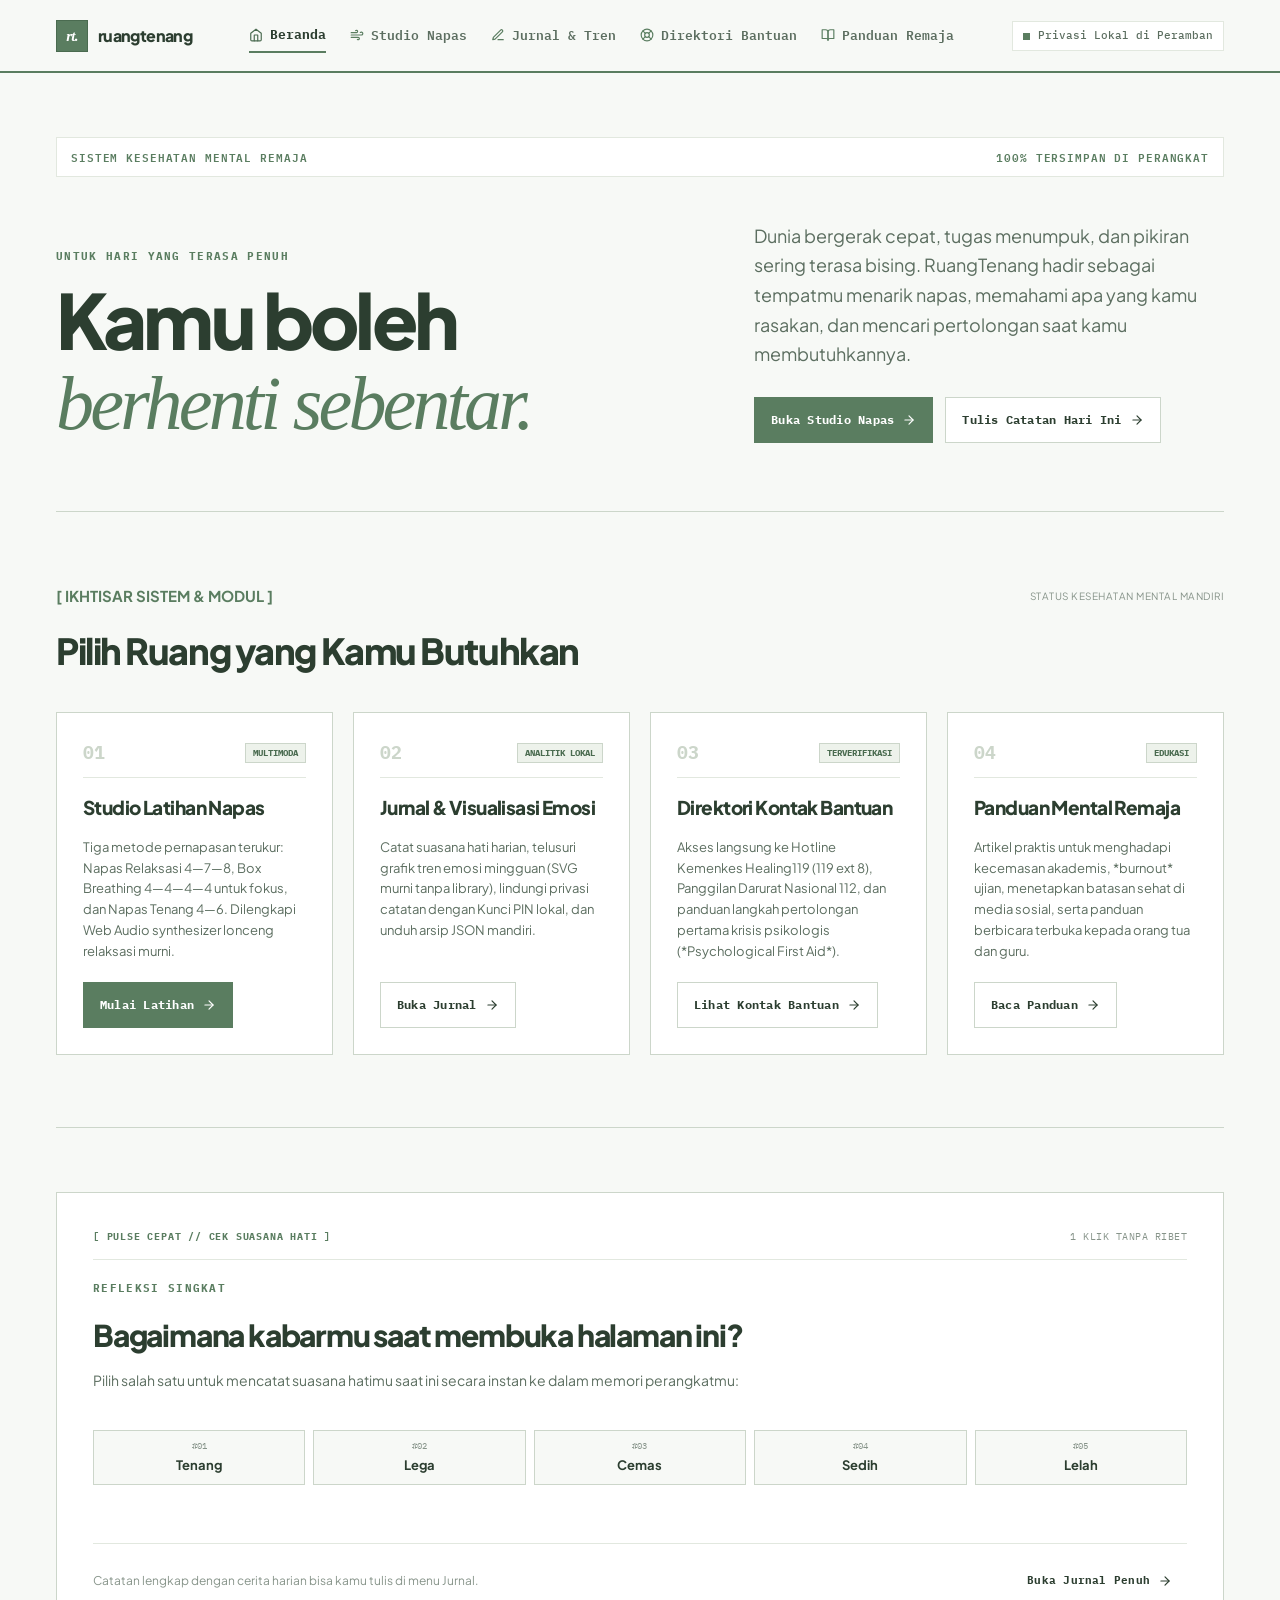
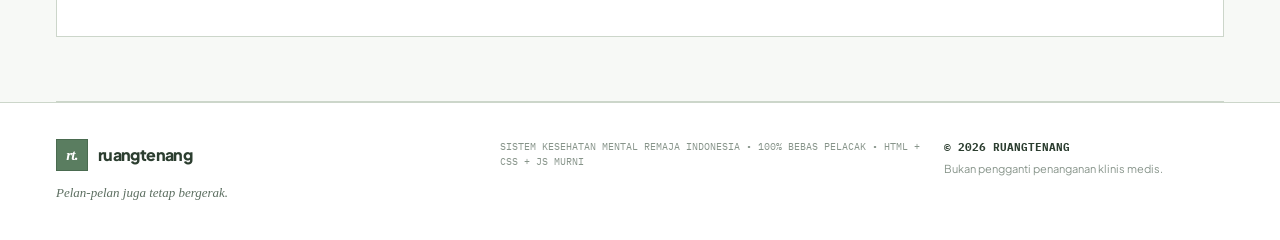
<file: index.html>
<!doctype html>
<html lang="id">
<head>
  <meta charset="utf-8">
  <meta name="viewport" content="width=device-width, initial-scale=1">
  <meta name="theme-color" content="#f7f9f6">
  <meta name="description" content="RuangTenang: aplikasi kesehatan mental remaja Indonesia. Latihan napas terpandu, jurnal suasana hati, dan kontak bantuan darurat resmi.">
  <title>RuangTenang — Kesehatan Mental Remaja Indonesia</title>
  <meta property="og:title" content="RuangTenang — Kesehatan Mental Remaja Indonesia">
  <meta property="og:description" content="Aplikasi kesehatan mental terpadu untuk remaja Indonesia. Latihan napas, jurnal suasana hati, dan kontak bantuan darurat resmi.">
  <meta property="og:type" content="website">
  <meta property="og:locale" content="id_ID">
  <meta property="og:site_name" content="RuangTenang">
  <meta name="twitter:card" content="summary">
  <meta name="twitter:title" content="RuangTenang — Kesehatan Mental Remaja Indonesia">
  <meta name="twitter:description" content="Aplikasi kesehatan mental terpadu untuk remaja Indonesia. Latihan napas, jurnal suasana hati, dan kontak bantuan darurat.">
  <link rel="canonical" href="./">
  <link rel="preconnect" href="https://fonts.googleapis.com">
  <link rel="preconnect" href="https://fonts.gstatic.com" crossorigin>
  <link href="https://fonts.googleapis.com/css2?family=IBM+Plex+Mono:wght@400;500;600;700&family=Plus+Jakarta+Sans:ital,wght@0,400;0,500;0,600;0,700;0,800;1,400;1,600&display=swap" rel="stylesheet">
  <link rel="stylesheet" href="./style.css?v=10.0">
  <link rel="icon" href="icon.svg" type="image/svg+xml">
  <link rel="manifest" href="manifest.json">
  <script src="./script.js?v=10.0" defer></script>
  <script type="application/ld+json">
  {
    "@context": "https://schema.org",
    "@type": "WebApplication",
    "name": "RuangTenang",
    "url": "./",
    "applicationCategory": "HealthApplication",
    "operatingSystem": "All",
    "inLanguage": "id",
    "description": "Aplikasi web kesehatan mental terpadu untuk remaja Indonesia. Menyediakan latihan napas terpandu, jurnal suasana hati dengan analitik emosi, direktori bantuan krisis resmi, dan panduan edukasi.",
    "audience": {
      "@type": "PeopleAudience",
      "suggestedMinAge": 13,
      "suggestedMaxAge": 19
    },
    "offers": {
      "@type": "Offer",
      "price": "0",
      "priceCurrency": "IDR"
    },
    "publisher": {
      "@type": "Organization",
      "name": "RuangTenang"
    }
  }
  </script>
</head>
<body data-page="home">
  <a href="#konten" class="skip-link">Loncat ke konten utama</a>

  <header class="site-header">
    <div class="header-inner">
      <a class="brand" href="./" aria-label="RuangTenang, beranda utama">
        <span class="brand-mark" aria-hidden="true">rt.</span>
        <span class="brand-name">ruangtenang</span>
      </a>

      <nav class="main-nav" aria-label="Navigasi sistem">
        <a href="./" class="nav-link active" aria-current="page">
          <svg class="icon-svg" viewBox="0 0 24 24" fill="none" stroke="currentColor" stroke-width="2" stroke-linecap="round" stroke-linejoin="round" aria-hidden="true"><path d="M3 9l9-7 9 7v11a2 2 0 0 1-2 2H5a2 2 0 0 1-2-2z"></path><polyline points="9 22 9 12 15 12 15 22"></polyline></svg>
          <span>Beranda</span>
        </a>
        <a href="napas" class="nav-link">
          <svg class="icon-svg" viewBox="0 0 24 24" fill="none" stroke="currentColor" stroke-width="2" stroke-linecap="round" stroke-linejoin="round" aria-hidden="true"><path d="M17.7 7.7a2.5 2.5 0 1 1 1.8 4.3H2"></path><path d="M9.6 4.6A2 2 0 1 1 11 8H2"></path><path d="M12.6 19.4A2 2 0 1 0 14 16H2"></path></svg>
          <span>Studio Napas</span>
        </a>
        <a href="jurnal" class="nav-link">
          <svg class="icon-svg" viewBox="0 0 24 24" fill="none" stroke="currentColor" stroke-width="2" stroke-linecap="round" stroke-linejoin="round" aria-hidden="true"><path d="M12 20h9"></path><path d="M16.5 3.5a2.121 2.121 0 0 1 3 3L7 19l-4 1 1-4L16.5 3.5z"></path></svg>
          <span>Jurnal &amp; Tren</span>
        </a>
        <a href="bantuan" class="nav-link">
          <svg class="icon-svg" viewBox="0 0 24 24" fill="none" stroke="currentColor" stroke-width="2" stroke-linecap="round" stroke-linejoin="round" aria-hidden="true"><circle cx="12" cy="12" r="10"></circle><circle cx="12" cy="12" r="4"></circle><line x1="4.93" y1="4.93" x2="9.17" y2="9.17"></line><line x1="14.83" y1="14.83" x2="19.07" y2="19.07"></line><line x1="14.83" y1="9.17" x2="19.07" y2="4.93"></line><line x1="4.93" y1="19.07" x2="9.17" y2="14.83"></line></svg>
          <span>Direktori Bantuan</span>
        </a>
        <a href="panduan" class="nav-link">
          <svg class="icon-svg" viewBox="0 0 24 24" fill="none" stroke="currentColor" stroke-width="2" stroke-linecap="round" stroke-linejoin="round" aria-hidden="true"><path d="M2 3h6a4 4 0 0 1 4 4v14a3 3 0 0 0-3-3H2z"></path><path d="M22 3h-6a4 4 0 0 0-4 4v14a3 3 0 0 1 3-3h7z"></path></svg>
          <span>Panduan Remaja</span>
        </a>
      </nav>

      <div class="header-status">
        <span class="status-dot" aria-hidden="true"></span>
        <span class="status-label">Privasi Lokal di Peramban</span>
      </div>
    </div>
  </header>

  <main id="konten">
    <section class="intro" aria-labelledby="intro-title">
      <div class="intro-topline">
        <span>SISTEM KESEHATAN MENTAL REMAJA</span>
        <span>100% TERSIMPAN DI PERANGKAT</span>
      </div>

      <div class="intro-content">
        <div class="intro-headline">
          <p class="eyebrow">UNTUK HARI YANG TERASA PENUH</p>
          <h1 id="intro-title">Kamu boleh<br><em>berhenti sebentar.</em></h1>
        </div>

        <div class="intro-side">
          <p class="intro-lead">
            Dunia bergerak cepat, tugas menumpuk, dan pikiran sering terasa bising. RuangTenang hadir sebagai tempatmu menarik napas, memahami apa yang kamu rasakan, dan mencari pertolongan saat kamu membutuhkannya.
          </p>
          <div class="intro-actions">
            <a class="btn btn-primary" href="napas">
              <span>Buka Studio Napas</span>
              <span class="btn-arrow" aria-hidden="true">
                <svg class="icon-svg" viewBox="0 0 24 24" fill="none" stroke="currentColor" stroke-width="2" stroke-linecap="round" stroke-linejoin="round">
                  <line x1="5" y1="12" x2="19" y2="12"></line>
                  <polyline points="12 5 19 12 12 19"></polyline>
                </svg>
              </span>
            </a>
            <a class="btn btn-secondary" href="jurnal">
              <span>Tulis Catatan Hari Ini</span>
              <span class="btn-arrow" aria-hidden="true">
                <svg class="icon-svg" viewBox="0 0 24 24" fill="none" stroke="currentColor" stroke-width="2" stroke-linecap="round" stroke-linejoin="round">
                  <line x1="5" y1="12" x2="19" y2="12"></line>
                  <polyline points="12 5 19 12 12 19"></polyline>
                </svg>
              </span>
            </a>
          </div>
        </div>
      </div>
    </section>

    <section class="dashboard-section" aria-labelledby="dashboard-title">
      <div class="section-topline">
        <span class="panel-tag">[ IKHTISAR SISTEM &amp; MODUL ]</span>
        <span class="panel-spec">STATUS KESEHATAN MENTAL MANDIRI</span>
      </div>

      <h2 id="dashboard-title" class="section-title">Pilih Ruang yang Kamu Butuhkan</h2>

      <div class="module-cards-grid">
        <article class="module-card">
          <div class="card-topline">
            <span class="card-num">01</span>
            <span class="card-badge">MULTIMODA</span>
          </div>
          <h3>Studio Latihan Napas</h3>
          <p>
            Tiga metode pernapasan terukur: Napas Relaksasi 4—7—8, Box Breathing 4—4—4—4 untuk fokus, dan Napas Tenang 4—6. Dilengkapi Web Audio synthesizer lonceng relaksasi murni.
          </p>
          <div class="card-footer">
            <a class="btn btn-primary" href="napas">
              <span>Mulai Latihan</span>
              <span class="btn-arrow" aria-hidden="true">
                <svg class="icon-svg" viewBox="0 0 24 24" fill="none" stroke="currentColor" stroke-width="2" stroke-linecap="round" stroke-linejoin="round">
                  <line x1="5" y1="12" x2="19" y2="12"></line>
                  <polyline points="12 5 19 12 12 19"></polyline>
                </svg>
              </span>
            </a>
          </div>
        </article>

        <article class="module-card">
          <div class="card-topline">
            <span class="card-num">02</span>
            <span class="card-badge">ANALITIK LOKAL</span>
          </div>
          <h3>Jurnal &amp; Visualisasi Emosi</h3>
          <p>
            Catat suasana hati harian, telusuri grafik tren emosi mingguan (SVG murni tanpa library), lindungi privasi catatan dengan Kunci PIN lokal, dan unduh arsip JSON mandiri.
          </p>
          <div class="card-footer">
            <a class="btn btn-secondary" href="jurnal">
              <span>Buka Jurnal</span>
              <span class="btn-arrow" aria-hidden="true">
                <svg class="icon-svg" viewBox="0 0 24 24" fill="none" stroke="currentColor" stroke-width="2" stroke-linecap="round" stroke-linejoin="round">
                  <line x1="5" y1="12" x2="19" y2="12"></line>
                  <polyline points="12 5 19 12 12 19"></polyline>
                </svg>
              </span>
            </a>
          </div>
        </article>

        <article class="module-card">
          <div class="card-topline">
            <span class="card-num">03</span>
            <span class="card-badge">TERVERIFIKASI</span>
          </div>
          <h3>Direktori Kontak Bantuan</h3>
          <p>
            Akses langsung ke Hotline Kemenkes Healing119 (119 ext 8), Panggilan Darurat Nasional 112, dan panduan langkah pertolongan pertama krisis psikologis (*Psychological First Aid*).
          </p>
          <div class="card-footer">
            <a class="btn btn-outline" href="bantuan">
              <span>Lihat Kontak Bantuan</span>
              <span class="btn-arrow" aria-hidden="true">
                <svg class="icon-svg" viewBox="0 0 24 24" fill="none" stroke="currentColor" stroke-width="2" stroke-linecap="round" stroke-linejoin="round">
                  <line x1="5" y1="12" x2="19" y2="12"></line>
                  <polyline points="12 5 19 12 12 19"></polyline>
                </svg>
              </span>
            </a>
          </div>
        </article>

        <article class="module-card">
          <div class="card-topline">
            <span class="card-num">04</span>
            <span class="card-badge">EDUKASI</span>
          </div>
          <h3>Panduan Mental Remaja</h3>
          <p>
            Artikel praktis untuk menghadapi kecemasan akademis, *burnout* ujian, menetapkan batasan sehat di media sosial, serta panduan berbicara terbuka kepada orang tua dan guru.
          </p>
          <div class="card-footer">
            <a class="btn btn-outline" href="panduan">
              <span>Baca Panduan</span>
              <span class="btn-arrow" aria-hidden="true">
                <svg class="icon-svg" viewBox="0 0 24 24" fill="none" stroke="currentColor" stroke-width="2" stroke-linecap="round" stroke-linejoin="round">
                  <line x1="5" y1="12" x2="19" y2="12"></line>
                  <polyline points="12 5 19 12 12 19"></polyline>
                </svg>
              </span>
            </a>
          </div>
        </article>
      </div>
    </section>

    <section class="quick-pulse-section" aria-labelledby="pulse-title">
      <div class="panel quick-pulse-panel">
        <div class="panel-topline">
          <span class="panel-tag">[ PULSE CEPAT // CEK SUASANA HATI ]</span>
          <span class="panel-spec">1 KLIK TANPA RIBET</span>
        </div>
        <div class="panel-header">
          <div>
            <p class="eyebrow">REFLEKSI SINGKAT</p>
            <h2 id="pulse-title">Bagaimana kabarmu saat membuka halaman ini?</h2>
          </div>
        </div>
        <p class="panel-desc">
          Pilih salah satu untuk mencatat suasana hatimu saat ini secara instan ke dalam memori perangkatmu:
        </p>

        <div class="mood-selector home-quick-mood" role="group" aria-label="Cek cepat suasana hati">
          <button class="mood-button quick-mood-btn" type="button" data-mood="Tenang">
            <span class="mood-tag">#01</span>
            <span class="mood-title">Tenang</span>
          </button>
          <button class="mood-button quick-mood-btn" type="button" data-mood="Lega">
            <span class="mood-tag">#02</span>
            <span class="mood-title">Lega</span>
          </button>
          <button class="mood-button quick-mood-btn" type="button" data-mood="Cemas">
            <span class="mood-tag">#03</span>
            <span class="mood-title">Cemas</span>
          </button>
          <button class="mood-button quick-mood-btn" type="button" data-mood="Sedih">
            <span class="mood-tag">#04</span>
            <span class="mood-title">Sedih</span>
          </button>
          <button class="mood-button quick-mood-btn" type="button" data-mood="Lelah">
            <span class="mood-tag">#05</span>
            <span class="mood-title">Lelah</span>
          </button>
        </div>

        <p class="quick-pulse-feedback" id="quickPulseFeedback" role="status" aria-live="polite"></p>

        <div class="quick-pulse-footer">
          <span class="pulse-note">Catatan lengkap dengan cerita harian bisa kamu tulis di menu Jurnal.</span>
          <a class="btn btn-small" href="jurnal">
            <span>Buka Jurnal Penuh</span>
            <span class="btn-arrow" aria-hidden="true">
              <svg class="icon-svg" viewBox="0 0 24 24" fill="none" stroke="currentColor" stroke-width="2" stroke-linecap="round" stroke-linejoin="round">
                <line x1="5" y1="12" x2="19" y2="12"></line>
                <polyline points="12 5 19 12 12 19"></polyline>
              </svg>
            </span>
          </a>
        </div>
      </div>
    </section>
  </main>

  <footer class="site-footer">
    <div class="footer-inner">
      <div class="footer-brand-wrap">
        <a class="brand footer-brand" href="./" aria-label="RuangTenang">
          <span class="brand-mark" aria-hidden="true">rt.</span>
          <span class="brand-name">ruangtenang</span>
        </a>
        <p class="footer-tagline">Pelan-pelan juga tetap bergerak.</p>
      </div>

      <div class="footer-info">
        <span>SISTEM KESEHATAN MENTAL REMAJA INDONESIA &bull; 100% BEBAS PELACAK &bull; HTML + CSS + JS MURNI</span>
      </div>

      <div class="footer-meta">
        <span class="footer-copy">&copy; 2026 RUANGTENANG</span>
        <span class="footer-note">Bukan pengganti penanganan klinis medis.</span>
      </div>
    </div>
  </footer>
</body>
</html>
</file>
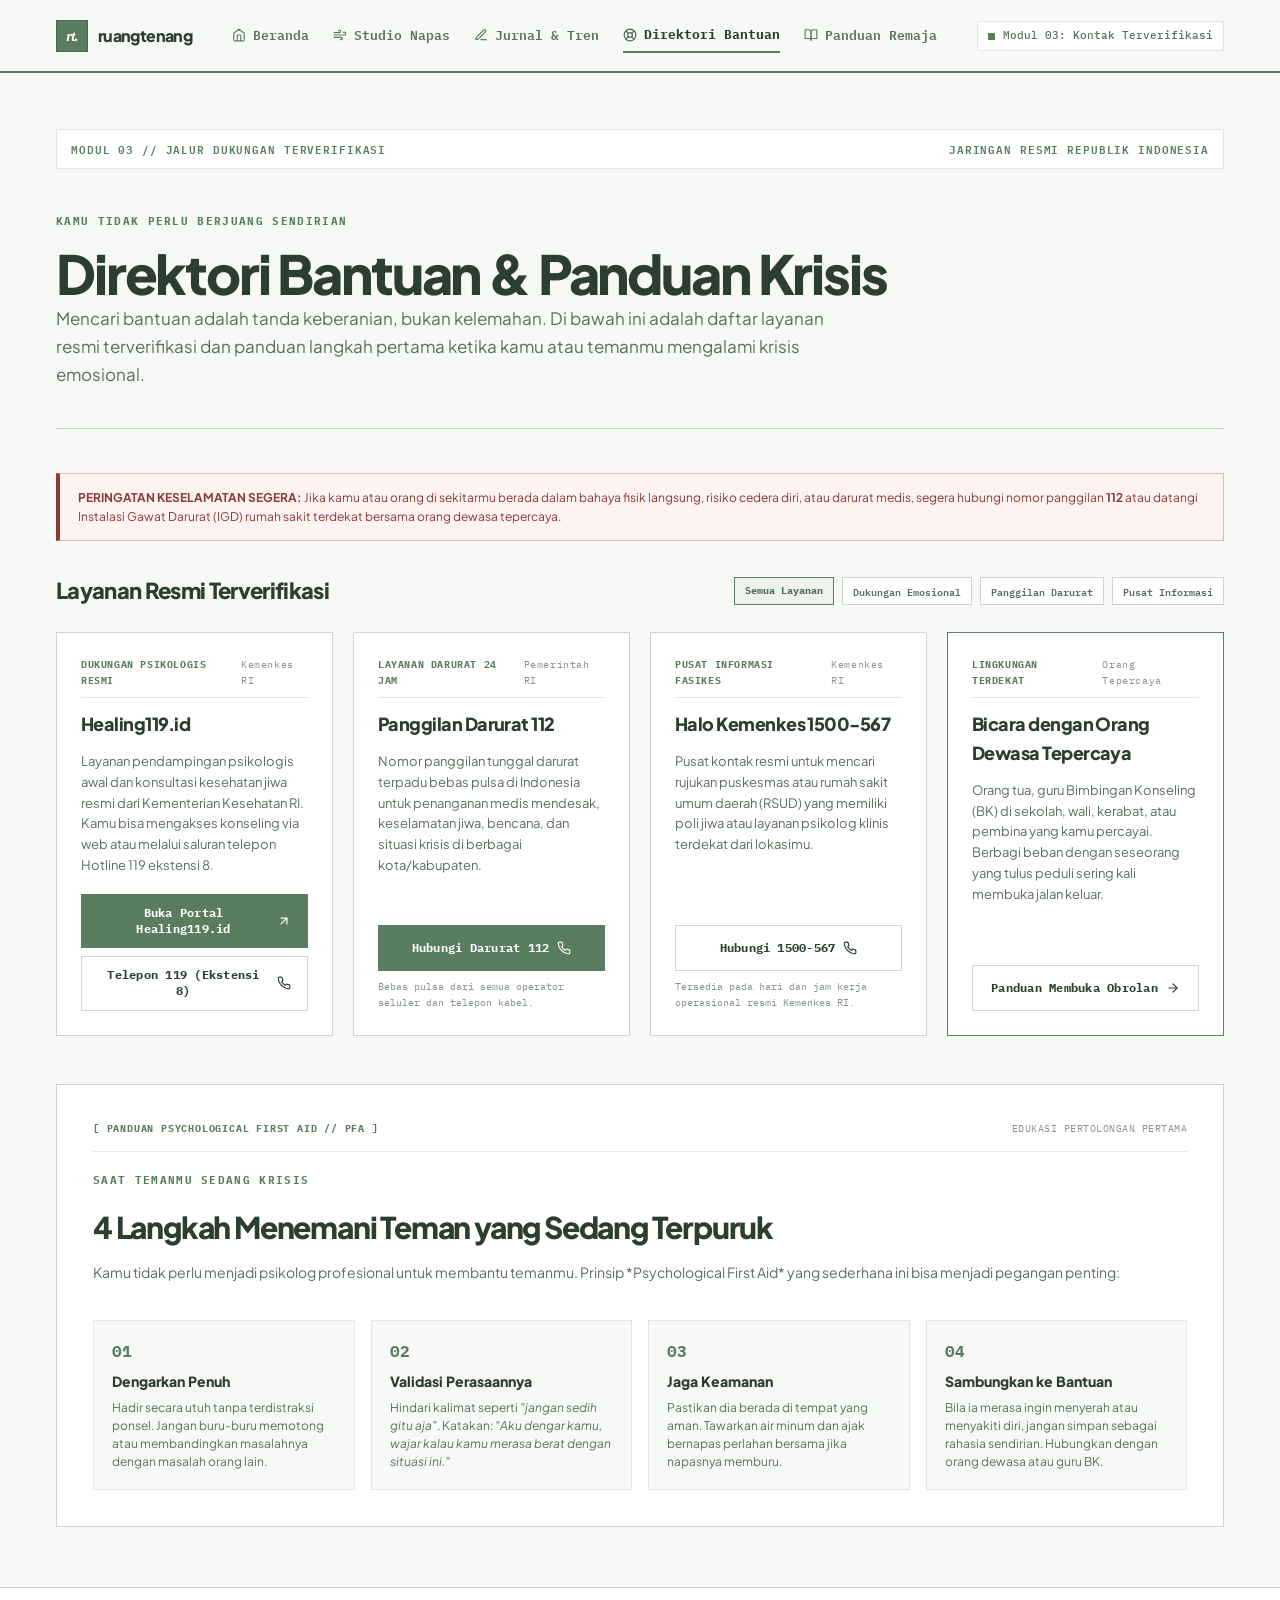
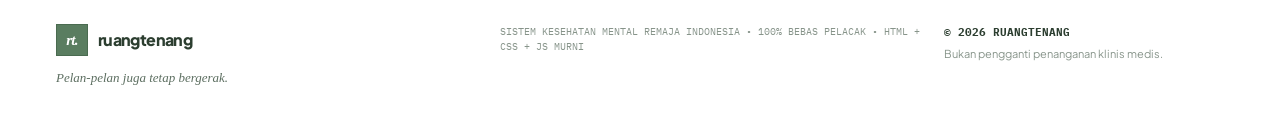
<file: bantuan.html>
<!doctype html>
<html lang="id">
<head>
  <meta charset="utf-8">
  <meta name="viewport" content="width=device-width, initial-scale=1">
  <meta name="theme-color" content="#f7f9f6">
  <meta name="description" content="Kontak bantuan darurat kesehatan mental remaja Indonesia: Healing119, 112, 1500-567, dan panduan pertolongan pertama psikologis.">
  <title>Bantuan & Kontak Darurat Kesehatan Mental — RuangTenang</title>
  <meta property="og:title" content="Bantuan & Kontak Darurat Kesehatan Mental — RuangTenang">
  <meta property="og:description" content="Direktori kontak bantuan kesehatan mental resmi Indonesia untuk remaja. Healing119, 112, Halo Kemenkes, dan panduan krisis PFA.">
  <meta property="og:type" content="website">
  <meta property="og:locale" content="id_ID">
  <meta property="og:site_name" content="RuangTenang">
  <meta name="twitter:card" content="summary">
  <meta name="twitter:title" content="Bantuan & Kontak Darurat Kesehatan Mental — RuangTenang">
  <meta name="twitter:description" content="Kontak bantuan darurat kesehatan mental resmi Indonesia untuk remaja dan panduan PFA.">
  <link rel="canonical" href="bantuan">
  <link rel="preconnect" href="https://fonts.googleapis.com">
  <link rel="preconnect" href="https://fonts.gstatic.com" crossorigin>
  <link href="https://fonts.googleapis.com/css2?family=IBM+Plex+Mono:wght@400;500;600;700&family=Plus+Jakarta+Sans:ital,wght@0,400;0,500;0,600;0,700;0,800;1,400;1,600&display=swap" rel="stylesheet">
  <link rel="stylesheet" href="./style.css?v=10.0">
  <link rel="icon" href="icon.svg" type="image/svg+xml">
  <link rel="manifest" href="manifest.json">
  <script src="./script.js?v=10.0" defer></script>
  <script type="application/ld+json">
  {
    "@context": "https://schema.org",
    "@type": "FAQPage",
    "name": "Bantuan Kesehatan Mental Remaja Indonesia",
    "inLanguage": "id",
    "mainEntity": [
      {
        "@type": "Question",
        "name": "Ke mana remaja bisa menghubungi bantuan kesehatan mental di Indonesia?",
        "acceptedAnswer": {
          "@type": "Answer",
          "text": "Remaja Indonesia dapat menghubungi Healing119.id dari Kemenkes RI untuk konseling psikologis awal, nomor darurat 112 untuk situasi krisis mendesak, atau Halo Kemenkes 1500-567 untuk mencari rujukan puskesmas atau RSUD dengan poli jiwa terdekat."
        }
      },
      {
        "@type": "Question",
        "name": "Apa yang harus dilakukan jika teman sedang dalam krisis mental?",
        "acceptedAnswer": {
          "@type": "Answer",
          "text": "Ikuti 4 langkah Psychological First Aid: dengarkan penuh tanpa memotong, validasi perasaannya tanpa menghakimi, pastikan dia berada di tempat yang aman, dan sambungkan ke bantuan profesional atau orang dewasa tepercaya seperti guru BK."
        }
      },
      {
        "@type": "Question",
        "name": "Apakah Healing119.id gratis?",
        "acceptedAnswer": {
          "@type": "Answer",
          "text": "Healing119.id adalah layanan pendampingan psikologis awal resmi dari Kementerian Kesehatan RI yang dapat diakses melalui portal web healing119.id atau melalui saluran telepon Hotline 119 ekstensi 8."
        }
      }
    ]
  }
  </script>
</head>
<body data-page="support">
  <a href="#konten" class="skip-link">Loncat ke konten utama</a>

  <header class="site-header">
    <div class="header-inner">
      <a class="brand" href="./" aria-label="RuangTenang, beranda utama">
        <span class="brand-mark" aria-hidden="true">rt.</span>
        <span class="brand-name">ruangtenang</span>
      </a>

      <nav class="main-nav" aria-label="Navigasi sistem">
        <a href="./" class="nav-link">
          <svg class="icon-svg" viewBox="0 0 24 24" fill="none" stroke="currentColor" stroke-width="2" stroke-linecap="round" stroke-linejoin="round" aria-hidden="true"><path d="M3 9l9-7 9 7v11a2 2 0 0 1-2 2H5a2 2 0 0 1-2-2z"></path><polyline points="9 22 9 12 15 12 15 22"></polyline></svg>
          <span>Beranda</span>
        </a>
        <a href="napas" class="nav-link">
          <svg class="icon-svg" viewBox="0 0 24 24" fill="none" stroke="currentColor" stroke-width="2" stroke-linecap="round" stroke-linejoin="round" aria-hidden="true"><path d="M17.7 7.7a2.5 2.5 0 1 1 1.8 4.3H2"></path><path d="M9.6 4.6A2 2 0 1 1 11 8H2"></path><path d="M12.6 19.4A2 2 0 1 0 14 16H2"></path></svg>
          <span>Studio Napas</span>
        </a>
        <a href="jurnal" class="nav-link">
          <svg class="icon-svg" viewBox="0 0 24 24" fill="none" stroke="currentColor" stroke-width="2" stroke-linecap="round" stroke-linejoin="round" aria-hidden="true"><path d="M12 20h9"></path><path d="M16.5 3.5a2.121 2.121 0 0 1 3 3L7 19l-4 1 1-4L16.5 3.5z"></path></svg>
          <span>Jurnal &amp; Tren</span>
        </a>
        <a href="bantuan" class="nav-link active" aria-current="page">
          <svg class="icon-svg" viewBox="0 0 24 24" fill="none" stroke="currentColor" stroke-width="2" stroke-linecap="round" stroke-linejoin="round" aria-hidden="true"><circle cx="12" cy="12" r="10"></circle><circle cx="12" cy="12" r="4"></circle><line x1="4.93" y1="4.93" x2="9.17" y2="9.17"></line><line x1="14.83" y1="14.83" x2="19.07" y2="19.07"></line><line x1="14.83" y1="9.17" x2="19.07" y2="4.93"></line><line x1="4.93" y1="19.07" x2="9.17" y2="14.83"></line></svg>
          <span>Direktori Bantuan</span>
        </a>
        <a href="panduan" class="nav-link">
          <svg class="icon-svg" viewBox="0 0 24 24" fill="none" stroke="currentColor" stroke-width="2" stroke-linecap="round" stroke-linejoin="round" aria-hidden="true"><path d="M2 3h6a4 4 0 0 1 4 4v14a3 3 0 0 0-3-3H2z"></path><path d="M22 3h-6a4 4 0 0 0-4 4v14a3 3 0 0 1 3-3h7z"></path></svg>
          <span>Panduan Remaja</span>
        </a>
      </nav>

      <div class="header-status">
        <span class="status-dot" aria-hidden="true"></span>
        <span class="status-label">Modul 03: Kontak Terverifikasi</span>
      </div>
    </div>
  </header>

  <main id="konten">
    <section class="page-intro">
      <div class="intro-topline">
        <span>MODUL 03 // JALUR DUKUNGAN TERVERIFIKASI</span>
        <span>JARINGAN RESMI REPUBLIK INDONESIA</span>
      </div>
      <p class="eyebrow">KAMU TIDAK PERLU BERJUANG SENDIRIAN</p>
      <h1 class="page-title">Direktori Bantuan &amp; Panduan Krisis</h1>
      <p class="page-desc">
        Mencari bantuan adalah tanda keberanian, bukan kelemahan. Di bawah ini adalah daftar layanan resmi terverifikasi dan panduan langkah pertama ketika kamu atau temanmu mengalami krisis emosional.
      </p>
    </section>

    <div class="support-alert" role="alert">
      <strong>PERINGATAN KESELAMATAN SEGERA:</strong> Jika kamu atau orang di sekitarmu berada dalam bahaya fisik langsung, risiko cedera diri, atau darurat medis, segera hubungi nomor panggilan <strong>112</strong> atau datangi Instalasi Gawat Darurat (IGD) rumah sakit terdekat bersama orang dewasa tepercaya.
    </div>

    <section class="support-directory-block" aria-labelledby="directory-title">
      <div class="directory-filter-bar">
        <h2 id="directory-title" class="sub-title">Layanan Resmi Terverifikasi</h2>
        <div class="filter-group" role="group" aria-label="Filter kategori layanan">
          <button class="filter-pill active" type="button" data-support-filter="all" aria-pressed="true">Semua Layanan</button>
          <button class="filter-pill" type="button" data-support-filter="psikologis" aria-pressed="false">Dukungan Emosional</button>
          <button class="filter-pill" type="button" data-support-filter="darurat" aria-pressed="false">Panggilan Darurat</button>
          <button class="filter-pill" type="button" data-support-filter="faskes" aria-pressed="false">Pusat Informasi</button>
        </div>
      </div>

      <div class="support-directory">
        <article class="support-card" data-category="psikologis">
          <div class="support-card-meta">
            <span class="support-type">DUKUNGAN PSIKOLOGIS RESMI</span>
            <span class="support-origin">Kemenkes RI</span>
          </div>
          <h3>Healing119.id</h3>
          <p>
            Layanan pendampingan psikologis awal dan konsultasi kesehatan jiwa resmi dari Kementerian Kesehatan RI. Kamu bisa mengakses konseling via web atau melalui saluran telepon Hotline 119 ekstensi 8.
          </p>
          <div class="support-actions">
            <a href="https://healing119.id/" target="_blank" rel="noopener noreferrer" class="btn btn-primary">
              <span>Buka Portal Healing119.id</span>
              <span class="btn-arrow" aria-hidden="true">
                <svg class="icon-svg" viewBox="0 0 24 24" fill="none" stroke="currentColor" stroke-width="2" stroke-linecap="round" stroke-linejoin="round">
                  <line x1="7" y1="17" x2="17" y2="7"></line>
                  <polyline points="7 7 17 7 17 17"></polyline>
                </svg>
              </span>
            </a>
            <a href="tel:119,8" class="btn btn-outline">
              <span>Telepon 119 (Ekstensi 8)</span>
              <span class="btn-arrow" aria-hidden="true">
                <svg class="icon-svg" viewBox="0 0 24 24" fill="none" stroke="currentColor" stroke-width="2" stroke-linecap="round" stroke-linejoin="round">
                  <path d="M22 16.92v3a2 2 0 0 1-2.18 2 19.79 19.79 0 0 1-8.63-3.07 19.5 19.5 0 0 1-6-6 19.79 19.79 0 0 1-3.07-8.67A2 2 0 0 1 4.11 2h3a2 2 0 0 1 2 1.72 12.84 12.84 0 0 0 .7 2.81 2 2 0 0 1-.45 2.11L8.09 9.91a16 16 0 0 0 6 6l1.27-1.27a2 2 0 0 1 2.11-.45 12.84 12.84 0 0 0 2.81.7A2 2 0 0 1 22 16.92z"></path>
                </svg>
              </span>
            </a>
          </div>
        </article>

        <article class="support-card" data-category="darurat">
          <div class="support-card-meta">
            <span class="support-type">LAYANAN DARURAT 24 JAM</span>
            <span class="support-origin">Pemerintah RI</span>
          </div>
          <h3>Panggilan Darurat 112</h3>
          <p>
            Nomor panggilan tunggal darurat terpadu bebas pulsa di Indonesia untuk penanganan medis mendesak, keselamatan jiwa, bencana, dan situasi krisis di berbagai kota/kabupaten.
          </p>
          <div class="support-actions">
            <a href="tel:112" class="btn btn-primary">
              <span>Hubungi Darurat 112</span>
              <span class="btn-arrow" aria-hidden="true">
                <svg class="icon-svg" viewBox="0 0 24 24" fill="none" stroke="currentColor" stroke-width="2" stroke-linecap="round" stroke-linejoin="round">
                  <path d="M22 16.92v3a2 2 0 0 1-2.18 2 19.79 19.79 0 0 1-8.63-3.07 19.5 19.5 0 0 1-6-6 19.79 19.79 0 0 1-3.07-8.67A2 2 0 0 1 4.11 2h3a2 2 0 0 1 2 1.72 12.84 12.84 0 0 0 .7 2.81 2 2 0 0 1-.45 2.11L8.09 9.91a16 16 0 0 0 6 6l1.27-1.27a2 2 0 0 1 2.11-.45 12.84 12.84 0 0 0 2.81.7A2 2 0 0 1 22 16.92z"></path>
                </svg>
              </span>
            </a>
            <span class="card-note">Bebas pulsa dari semua operator seluler dan telepon kabel.</span>
          </div>
        </article>

        <article class="support-card" data-category="faskes">
          <div class="support-card-meta">
            <span class="support-type">PUSAT INFORMASI FASIKES</span>
            <span class="support-origin">Kemenkes RI</span>
          </div>
          <h3>Halo Kemenkes 1500-567</h3>
          <p>
            Pusat kontak resmi untuk mencari rujukan puskesmas atau rumah sakit umum daerah (RSUD) yang memiliki poli jiwa atau layanan psikolog klinis terdekat dari lokasimu.
          </p>
          <div class="support-actions">
            <a href="tel:1500567" class="btn btn-outline">
              <span>Hubungi 1500-567</span>
              <span class="btn-arrow" aria-hidden="true">
                <svg class="icon-svg" viewBox="0 0 24 24" fill="none" stroke="currentColor" stroke-width="2" stroke-linecap="round" stroke-linejoin="round">
                  <path d="M22 16.92v3a2 2 0 0 1-2.18 2 19.79 19.79 0 0 1-8.63-3.07 19.5 19.5 0 0 1-6-6 19.79 19.79 0 0 1-3.07-8.67A2 2 0 0 1 4.11 2h3a2 2 0 0 1 2 1.72 12.84 12.84 0 0 0 .7 2.81 2 2 0 0 1-.45 2.11L8.09 9.91a16 16 0 0 0 6 6l1.27-1.27a2 2 0 0 1 2.11-.45 12.84 12.84 0 0 0 2.81.7A2 2 0 0 1 22 16.92z"></path>
                </svg>
              </span>
            </a>
            <span class="card-note">Tersedia pada hari dan jam kerja operasional resmi Kemenkes RI.</span>
          </div>
        </article>

        <article class="support-card support-card-warm" data-category="psikologis">
          <div class="support-card-meta">
            <span class="support-type">LINGKUNGAN TERDEKAT</span>
            <span class="support-origin">Orang Tepercaya</span>
          </div>
          <h3>Bicara dengan Orang Dewasa Tepercaya</h3>
          <p>
            Orang tua, guru Bimbingan Konseling (BK) di sekolah, wali, kerabat, atau pembina yang kamu percayai. Berbagi beban dengan seseorang yang tulus peduli sering kali membuka jalan keluar.
          </p>
          <div class="support-actions">
            <a href="panduan#bicara" class="btn btn-secondary">
              <span>Panduan Membuka Obrolan</span>
              <span class="btn-arrow" aria-hidden="true">
                <svg class="icon-svg" viewBox="0 0 24 24" fill="none" stroke="currentColor" stroke-width="2" stroke-linecap="round" stroke-linejoin="round">
                  <line x1="5" y1="12" x2="19" y2="12"></line>
                  <polyline points="12 5 19 12 12 19"></polyline>
                </svg>
              </span>
            </a>
          </div>
        </article>
      </div>
    </section>

    <section class="pfa-section" aria-labelledby="pfa-title">
      <div class="panel pfa-panel">
        <div class="panel-topline">
          <span class="panel-tag">[ PANDUAN PSYCHOLOGICAL FIRST AID // PFA ]</span>
          <span class="panel-spec">EDUKASI PERTOLONGAN PERTAMA</span>
        </div>
        <div class="panel-header">
          <div>
            <p class="eyebrow">SAAT TEMANMU SEDANG KRISIS</p>
            <h2 id="pfa-title">4 Langkah Menemani Teman yang Sedang Terpuruk</h2>
          </div>
        </div>
        <p class="panel-desc">
          Kamu tidak perlu menjadi psikolog profesional untuk membantu temanmu. Prinsip *Psychological First Aid* yang sederhana ini bisa menjadi pegangan penting:
        </p>

        <div class="pfa-grid">
          <div class="pfa-step-card">
            <span class="pfa-step-num">01</span>
            <h3>Dengarkan Penuh</h3>
            <p>Hadir secara utuh tanpa terdistraksi ponsel. Jangan buru-buru memotong atau membandingkan masalahnya dengan masalah orang lain.</p>
          </div>
          <div class="pfa-step-card">
            <span class="pfa-step-num">02</span>
            <h3>Validasi Perasaannya</h3>
            <p>Hindari kalimat seperti <em>"jangan sedih gitu aja"</em>. Katakan: <em>"Aku dengar kamu, wajar kalau kamu merasa berat dengan situasi ini."</em></p>
          </div>
          <div class="pfa-step-card">
            <span class="pfa-step-num">03</span>
            <h3>Jaga Keamanan</h3>
            <p>Pastikan dia berada di tempat yang aman. Tawarkan air minum dan ajak bernapas perlahan bersama jika napasnya memburu.</p>
          </div>
          <div class="pfa-step-card">
            <span class="pfa-step-num">04</span>
            <h3>Sambungkan ke Bantuan</h3>
            <p>Bila ia merasa ingin menyerah atau menyakiti diri, jangan simpan sebagai rahasia sendirian. Hubungkan dengan orang dewasa atau guru BK.</p>
          </div>
        </div>
      </div>
    </section>
  </main>

  <footer class="site-footer">
    <div class="footer-inner">
      <div class="footer-brand-wrap">
        <a class="brand footer-brand" href="./" aria-label="RuangTenang">
          <span class="brand-mark" aria-hidden="true">rt.</span>
          <span class="brand-name">ruangtenang</span>
        </a>
        <p class="footer-tagline">Pelan-pelan juga tetap bergerak.</p>
      </div>

      <div class="footer-info">
        <span>SISTEM KESEHATAN MENTAL REMAJA INDONESIA &bull; 100% BEBAS PELACAK &bull; HTML + CSS + JS MURNI</span>
      </div>

      <div class="footer-meta">
        <span class="footer-copy">&copy; 2026 RUANGTENANG</span>
        <span class="footer-note">Bukan pengganti penanganan klinis medis.</span>
      </div>
    </div>
  </footer>
</body>
</html>
</file>
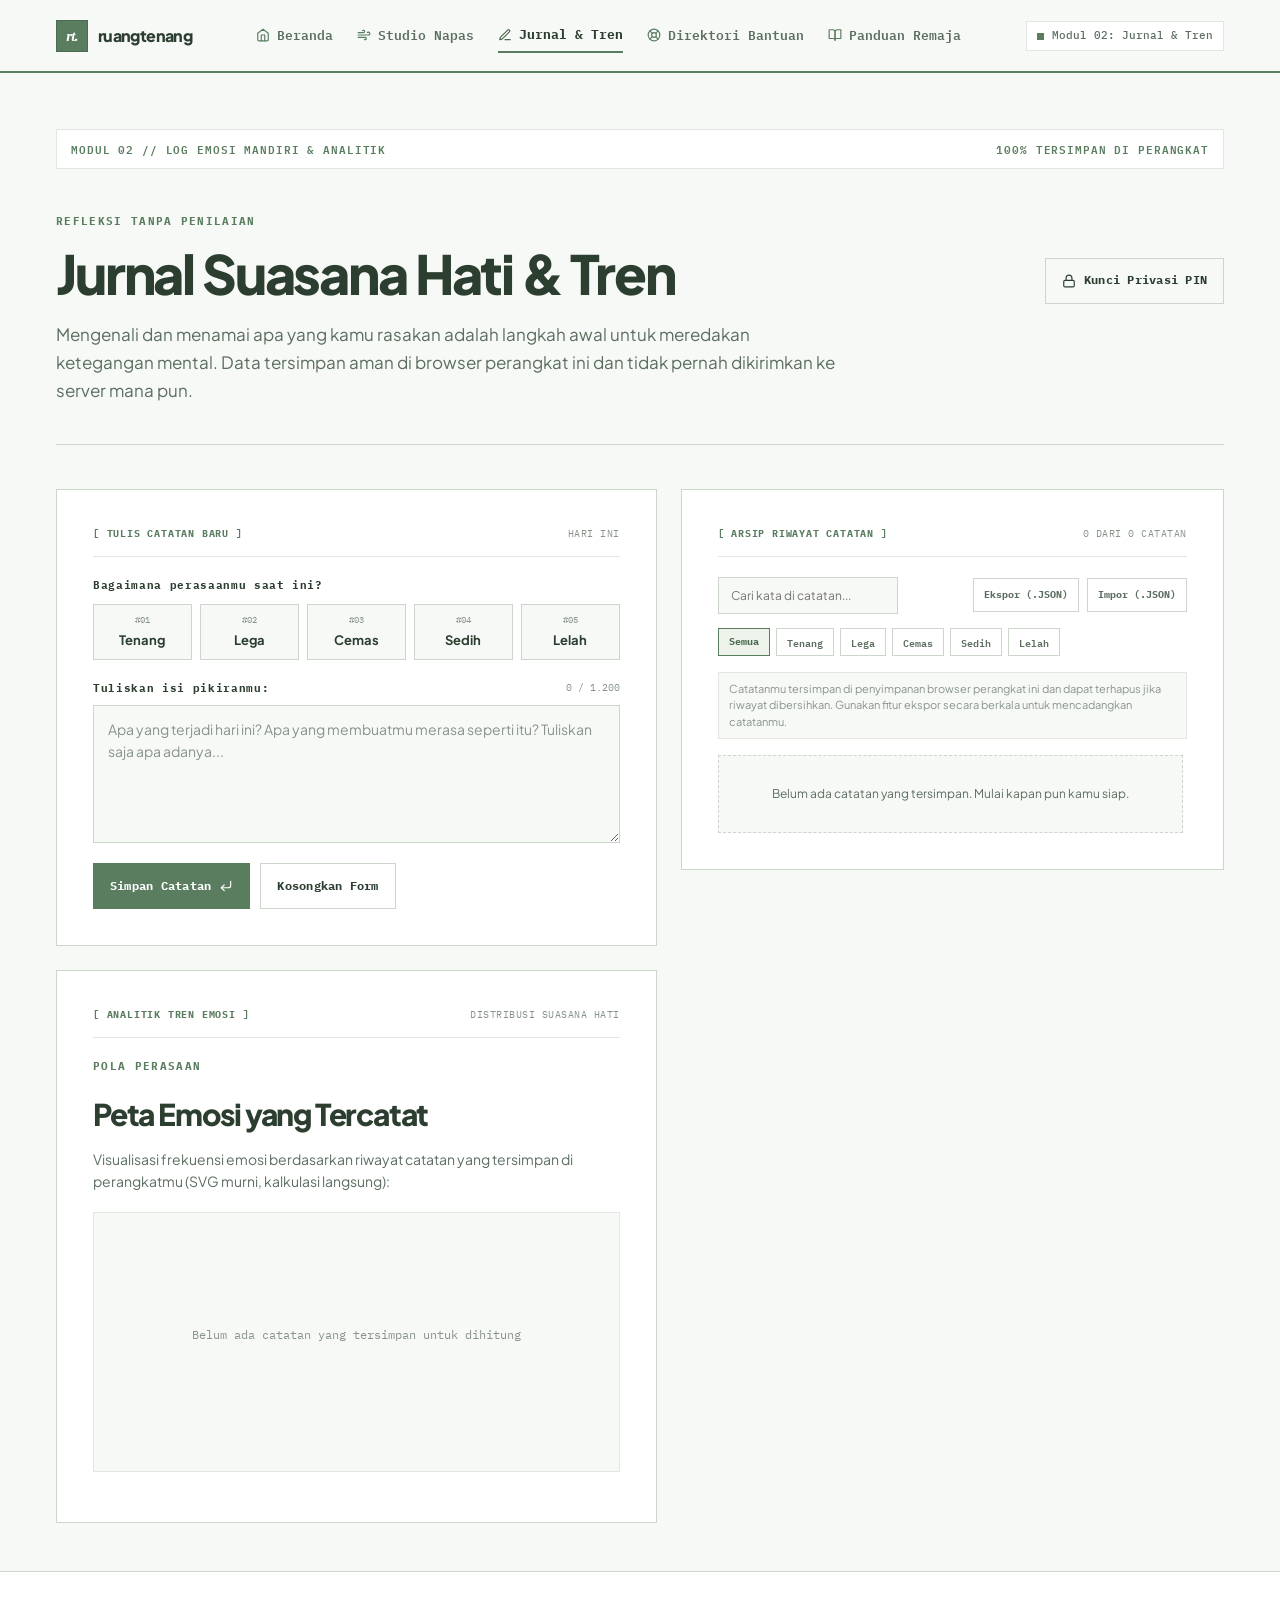
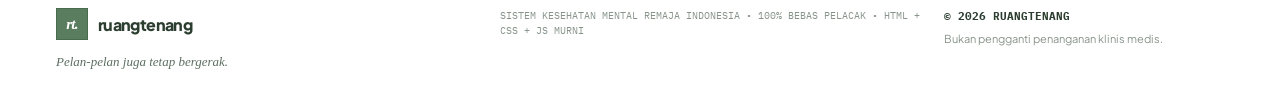
<file: jurnal.html>
<!doctype html>
<html lang="id">
<head>
  <meta charset="utf-8">
  <meta name="viewport" content="width=device-width, initial-scale=1">
  <meta name="theme-color" content="#f7f9f6">
  <meta name="description" content="Jurnal suasana hati dan mood tracker untuk remaja. Catat perasaan, lihat grafik emosi, dan jaga privasi dengan kunci PIN lokal.">
  <title>Jurnal Suasana Hati & Mood Tracker Remaja — RuangTenang</title>
  <meta property="og:title" content="Jurnal Suasana Hati & Mood Tracker Remaja — RuangTenang">
  <meta property="og:description" content="Catat perasaanmu setiap hari dengan jurnal suasana hati RuangTenang. Grafik tren emosi, kunci privasi PIN, dan pencarian catatan.">
  <meta property="og:type" content="website">
  <meta property="og:locale" content="id_ID">
  <meta property="og:site_name" content="RuangTenang">
  <meta name="twitter:card" content="summary">
  <meta name="twitter:title" content="Jurnal Suasana Hati & Mood Tracker Remaja — RuangTenang">
  <meta name="twitter:description" content="Jurnal suasana hati pribadi untuk remaja. Grafik emosi, kunci PIN, dan pencarian catatan.">
  <link rel="canonical" href="jurnal">
  <link rel="preconnect" href="https://fonts.googleapis.com">
  <link rel="preconnect" href="https://fonts.gstatic.com" crossorigin>
  <link href="https://fonts.googleapis.com/css2?family=IBM+Plex+Mono:wght@400;500;600;700&family=Plus+Jakarta+Sans:ital,wght@0,400;0,500;0,600;0,700;0,800;1,400;1,600&display=swap" rel="stylesheet">
  <link rel="stylesheet" href="./style.css?v=10.0">
  <link rel="icon" href="icon.svg" type="image/svg+xml">
  <link rel="manifest" href="manifest.json">
  <script src="./script.js?v=10.0" defer></script>
  <script type="application/ld+json">
  {
    "@context": "https://schema.org",
    "@type": "SoftwareApplication",
    "name": "RuangTenang Jurnal Suasana Hati",
    "applicationCategory": "HealthApplication",
    "operatingSystem": "All",
    "description": "Jurnal suasana hati pribadi untuk remaja Indonesia dengan grafik tren emosi, kunci privasi PIN lokal, dan fitur pencarian catatan. Data tersimpan 100% di perangkat.",
    "inLanguage": "id",
    "offers": {
      "@type": "Offer",
      "price": "0",
      "priceCurrency": "IDR"
    }
  }
  </script>
</head>
<body data-page="journal">
  <a href="#konten" class="skip-link">Loncat ke konten utama</a>

  <header class="site-header">
    <div class="header-inner">
      <a class="brand" href="./" aria-label="RuangTenang, beranda utama">
        <span class="brand-mark" aria-hidden="true">rt.</span>
        <span class="brand-name">ruangtenang</span>
      </a>

      <nav class="main-nav" aria-label="Navigasi sistem">
        <a href="./" class="nav-link">
          <svg class="icon-svg" viewBox="0 0 24 24" fill="none" stroke="currentColor" stroke-width="2" stroke-linecap="round" stroke-linejoin="round" aria-hidden="true"><path d="M3 9l9-7 9 7v11a2 2 0 0 1-2 2H5a2 2 0 0 1-2-2z"></path><polyline points="9 22 9 12 15 12 15 22"></polyline></svg>
          <span>Beranda</span>
        </a>
        <a href="napas" class="nav-link">
          <svg class="icon-svg" viewBox="0 0 24 24" fill="none" stroke="currentColor" stroke-width="2" stroke-linecap="round" stroke-linejoin="round" aria-hidden="true"><path d="M17.7 7.7a2.5 2.5 0 1 1 1.8 4.3H2"></path><path d="M9.6 4.6A2 2 0 1 1 11 8H2"></path><path d="M12.6 19.4A2 2 0 1 0 14 16H2"></path></svg>
          <span>Studio Napas</span>
        </a>
        <a href="jurnal" class="nav-link active" aria-current="page">
          <svg class="icon-svg" viewBox="0 0 24 24" fill="none" stroke="currentColor" stroke-width="2" stroke-linecap="round" stroke-linejoin="round" aria-hidden="true"><path d="M12 20h9"></path><path d="M16.5 3.5a2.121 2.121 0 0 1 3 3L7 19l-4 1 1-4L16.5 3.5z"></path></svg>
          <span>Jurnal &amp; Tren</span>
        </a>
        <a href="bantuan" class="nav-link">
          <svg class="icon-svg" viewBox="0 0 24 24" fill="none" stroke="currentColor" stroke-width="2" stroke-linecap="round" stroke-linejoin="round" aria-hidden="true"><circle cx="12" cy="12" r="10"></circle><circle cx="12" cy="12" r="4"></circle><line x1="4.93" y1="4.93" x2="9.17" y2="9.17"></line><line x1="14.83" y1="14.83" x2="19.07" y2="19.07"></line><line x1="14.83" y1="9.17" x2="19.07" y2="4.93"></line><line x1="4.93" y1="19.07" x2="9.17" y2="14.83"></line></svg>
          <span>Direktori Bantuan</span>
        </a>
        <a href="panduan" class="nav-link">
          <svg class="icon-svg" viewBox="0 0 24 24" fill="none" stroke="currentColor" stroke-width="2" stroke-linecap="round" stroke-linejoin="round" aria-hidden="true"><path d="M2 3h6a4 4 0 0 1 4 4v14a3 3 0 0 0-3-3H2z"></path><path d="M22 3h-6a4 4 0 0 0-4 4v14a3 3 0 0 1 3-3h7z"></path></svg>
          <span>Panduan Remaja</span>
        </a>
      </nav>

      <div class="header-status">
        <span class="status-dot" aria-hidden="true"></span>
        <span class="status-label">Modul 02: Jurnal &amp; Tren</span>
      </div>
    </div>
  </header>

  <main id="konten">
    <section class="page-intro">
      <div class="intro-topline">
        <span>MODUL 02 // LOG EMOSI MANDIRI &amp; ANALITIK</span>
        <span>100% TERSIMPAN DI PERANGKAT</span>
      </div>
      <div class="page-header-wrap">
        <div>
          <p class="eyebrow">REFLEKSI TANPA PENILAIAN</p>
          <h1 class="page-title">Jurnal Suasana Hati &amp; Tren</h1>
        </div>
        <div class="pin-controls-wrap">
          <button class="btn btn-outline" id="pinToggleBtn" type="button">
            <span id="pinBtnIcon" aria-hidden="true" class="btn-icon">
              <svg class="icon-svg" viewBox="0 0 24 24" fill="none" stroke="currentColor" stroke-width="2" stroke-linecap="round" stroke-linejoin="round">
                <rect x="3" y="11" width="18" height="11" rx="2" ry="2"></rect>
                <path d="M7 11V7a5 5 0 0 1 10 0v4"></path>
              </svg>
            </span>
            <span id="pinBtnLabel">Kunci Privasi PIN</span>
          </button>
        </div>
      </div>
      <p class="page-desc">
        Mengenali dan menamai apa yang kamu rasakan adalah langkah awal untuk meredakan ketegangan mental. Data tersimpan aman di browser perangkat ini dan tidak pernah dikirimkan ke server mana pun.
      </p>
    </section>

    <div class="pin-lock-modal" id="pinModal" role="dialog" aria-modal="true" aria-labelledby="pinModalTitle" aria-describedby="pinModalDesc" hidden>
      <div class="modal-card">
        <div class="modal-header">
          <p class="modal-heading" id="pinModalTitle">Atur Kunci Privasi PIN</p>
          <button class="modal-close-btn" id="closePinModalBtn" type="button" aria-label="Tutup popup PIN">
            <svg class="icon-svg icon-close" viewBox="0 0 24 24" fill="none" stroke="currentColor" stroke-width="2" stroke-linecap="round" stroke-linejoin="round" aria-hidden="true">
              <line x1="18" y1="6" x2="6" y2="18"></line>
              <line x1="6" y1="6" x2="18" y2="18"></line>
            </svg>
          </button>
        </div>
        <p class="modal-desc" id="pinModalDesc">
          Buat 4 angka PIN agar catatanmu terlindungi saat ada orang lain yang meminjam ponselmu.
        </p>
        <form id="pinForm" novalidate>
          <div class="pin-input-group">
            <input type="password" id="pinInput" maxlength="4" pattern="[0-9]*" inputmode="numeric" placeholder="4 Angka PIN" required>
            <button class="btn btn-primary" type="submit" id="pinSubmitBtn">Simpan PIN</button>
          </div>
          <p class="form-feedback" id="pinFeedback" role="status" aria-live="polite"></p>
        </form>
      </div>
    </div>

    <div class="journal-layout-grid">
      <div class="journal-column-left">
        <article class="panel">
          <div class="panel-topline">
            <span class="panel-tag">[ TULIS CATATAN BARU ]</span>
            <span class="panel-spec">HARI INI</span>
          </div>

          <form id="journalForm" class="journal-form" novalidate>
            <fieldset class="mood-section">
              <legend class="field-label">Bagaimana perasaanmu saat ini?</legend>
              <div class="mood-selector" role="group" aria-label="Pilihan suasana hati">
                <button class="mood-button" type="button" data-mood="Tenang" aria-pressed="false">
                  <span class="mood-tag">#01</span>
                  <span class="mood-title">Tenang</span>
                </button>
                <button class="mood-button" type="button" data-mood="Lega" aria-pressed="false">
                  <span class="mood-tag">#02</span>
                  <span class="mood-title">Lega</span>
                </button>
                <button class="mood-button" type="button" data-mood="Cemas" aria-pressed="false">
                  <span class="mood-tag">#03</span>
                  <span class="mood-title">Cemas</span>
                </button>
                <button class="mood-button" type="button" data-mood="Sedih" aria-pressed="false">
                  <span class="mood-tag">#04</span>
                  <span class="mood-title">Sedih</span>
                </button>
                <button class="mood-button" type="button" data-mood="Lelah" aria-pressed="false">
                  <span class="mood-tag">#05</span>
                  <span class="mood-title">Lelah</span>
                </button>
              </div>
            </fieldset>

            <div class="input-block">
              <div class="input-meta">
                <label class="field-label" for="journalText">Tuliskan isi pikiranmu:</label>
                <span class="char-count" id="characterCount">0 / 1.200</span>
              </div>
              <textarea
                id="journalText"
                name="journalText"
                rows="5"
                maxlength="1200"
                placeholder="Apa yang terjadi hari ini? Apa yang membuatmu merasa seperti itu? Tuliskan saja apa adanya..."
                required
              ></textarea>
            </div>

            <div class="form-actions">
              <button class="btn btn-primary" type="submit">
                <span>Simpan Catatan</span>
                <span class="btn-arrow" aria-hidden="true">
                  <svg class="icon-svg" viewBox="0 0 24 24" fill="none" stroke="currentColor" stroke-width="2" stroke-linecap="round" stroke-linejoin="round">
                    <polyline points="9 10 4 15 9 20"></polyline>
                    <path d="M20 4v7a4 4 0 0 1-4 4H4"></path>
                  </svg>
                </span>
              </button>
              <button class="btn btn-outline" id="clearFormBtn" type="button">
                <span>Kosongkan Form</span>
              </button>
            </div>

            <p class="form-feedback" id="formFeedback" role="status" aria-live="polite"></p>
          </form>
        </article>

        <article class="panel analytics-panel">
          <div class="panel-topline">
            <span class="panel-tag">[ ANALITIK TREN EMOSI ]</span>
            <span class="panel-spec">DISTRIBUSI SUASANA HATI</span>
          </div>
          <div class="panel-header">
            <div>
              <p class="eyebrow">POLA PERASAAN</p>
              <h2>Peta Emosi yang Tercatat</h2>
            </div>
          </div>
          <p class="panel-desc">
            Visualisasi frekuensi emosi berdasarkan riwayat catatan yang tersimpan di perangkatmu (SVG murni, kalkulasi langsung):
          </p>

          <div class="chart-wrapper" id="moodChartContainer" aria-label="Grafik distribusi suasana hati" role="img">
            <svg id="moodChartSvg" viewBox="0 0 500 220" width="100%" height="220" xmlns="http://www.w3.org/2000/svg">
              <text x="250" y="110" text-anchor="middle" fill="#87948A" font-family="'IBM Plex Mono', monospace" font-size="12">Belum ada data untuk dihitung</text>
            </svg>
          </div>

          <div class="chart-legend" id="chartLegend"></div>
        </article>
      </div>

      <div class="journal-column-right">
        <article class="panel vault-panel">
          <div class="panel-topline">
            <span class="panel-tag">[ ARSIP RIWAYAT CATATAN ]</span>
            <span class="panel-spec" id="entryCount">0 CATATAN</span>
          </div>

          <div class="vault-tools-bar">
            <div class="search-box">
              <input type="search" id="searchJournalInput" placeholder="Cari kata di catatan..." aria-label="Cari isi catatan">
            </div>
            <div class="data-mgmt-btns">
              <button class="btn-export" id="exportDataBtn" type="button" title="Unduh arsip catatan ke format JSON">
                Ekspor (.JSON)
              </button>
              <label class="btn-export import-label" title="Pulihkan catatan dari file JSON cadangan">
                Impor (.JSON)
                <input type="file" id="importFileInput" accept=".json" hidden>
              </label>
            </div>
          </div>

          <div class="mood-filter-strip" role="group" aria-label="Filter catatan berdasarkan emosi">
            <button class="filter-pill active" type="button" data-filter="all" aria-pressed="true">Semua</button>
            <button class="filter-pill" type="button" data-filter="Tenang" aria-pressed="false">Tenang</button>
            <button class="filter-pill" type="button" data-filter="Lega" aria-pressed="false">Lega</button>
            <button class="filter-pill" type="button" data-filter="Cemas" aria-pressed="false">Cemas</button>
            <button class="filter-pill" type="button" data-filter="Sedih" aria-pressed="false">Sedih</button>
            <button class="filter-pill" type="button" data-filter="Lelah" aria-pressed="false">Lelah</button>
          </div>

          <div class="vault-disclaimer">
            Catatanmu tersimpan di penyimpanan browser perangkat ini dan dapat terhapus jika riwayat dibersihkan. Gunakan fitur ekspor secara berkala untuk mencadangkan catatanmu.
          </div>

          <div class="journal-list" id="journalList" aria-live="polite"></div>
        </article>
      </div>
    </div>
  </main>

  <footer class="site-footer">
    <div class="footer-inner">
      <div class="footer-brand-wrap">
        <a class="brand footer-brand" href="./" aria-label="RuangTenang">
          <span class="brand-mark" aria-hidden="true">rt.</span>
          <span class="brand-name">ruangtenang</span>
        </a>
        <p class="footer-tagline">Pelan-pelan juga tetap bergerak.</p>
      </div>

      <div class="footer-info">
        <span>SISTEM KESEHATAN MENTAL REMAJA INDONESIA &bull; 100% BEBAS PELACAK &bull; HTML + CSS + JS MURNI</span>
      </div>

      <div class="footer-meta">
        <span class="footer-copy">&copy; 2026 RUANGTENANG</span>
        <span class="footer-note">Bukan pengganti penanganan klinis medis.</span>
      </div>
    </div>
  </footer>
</body>
</html>
</file>
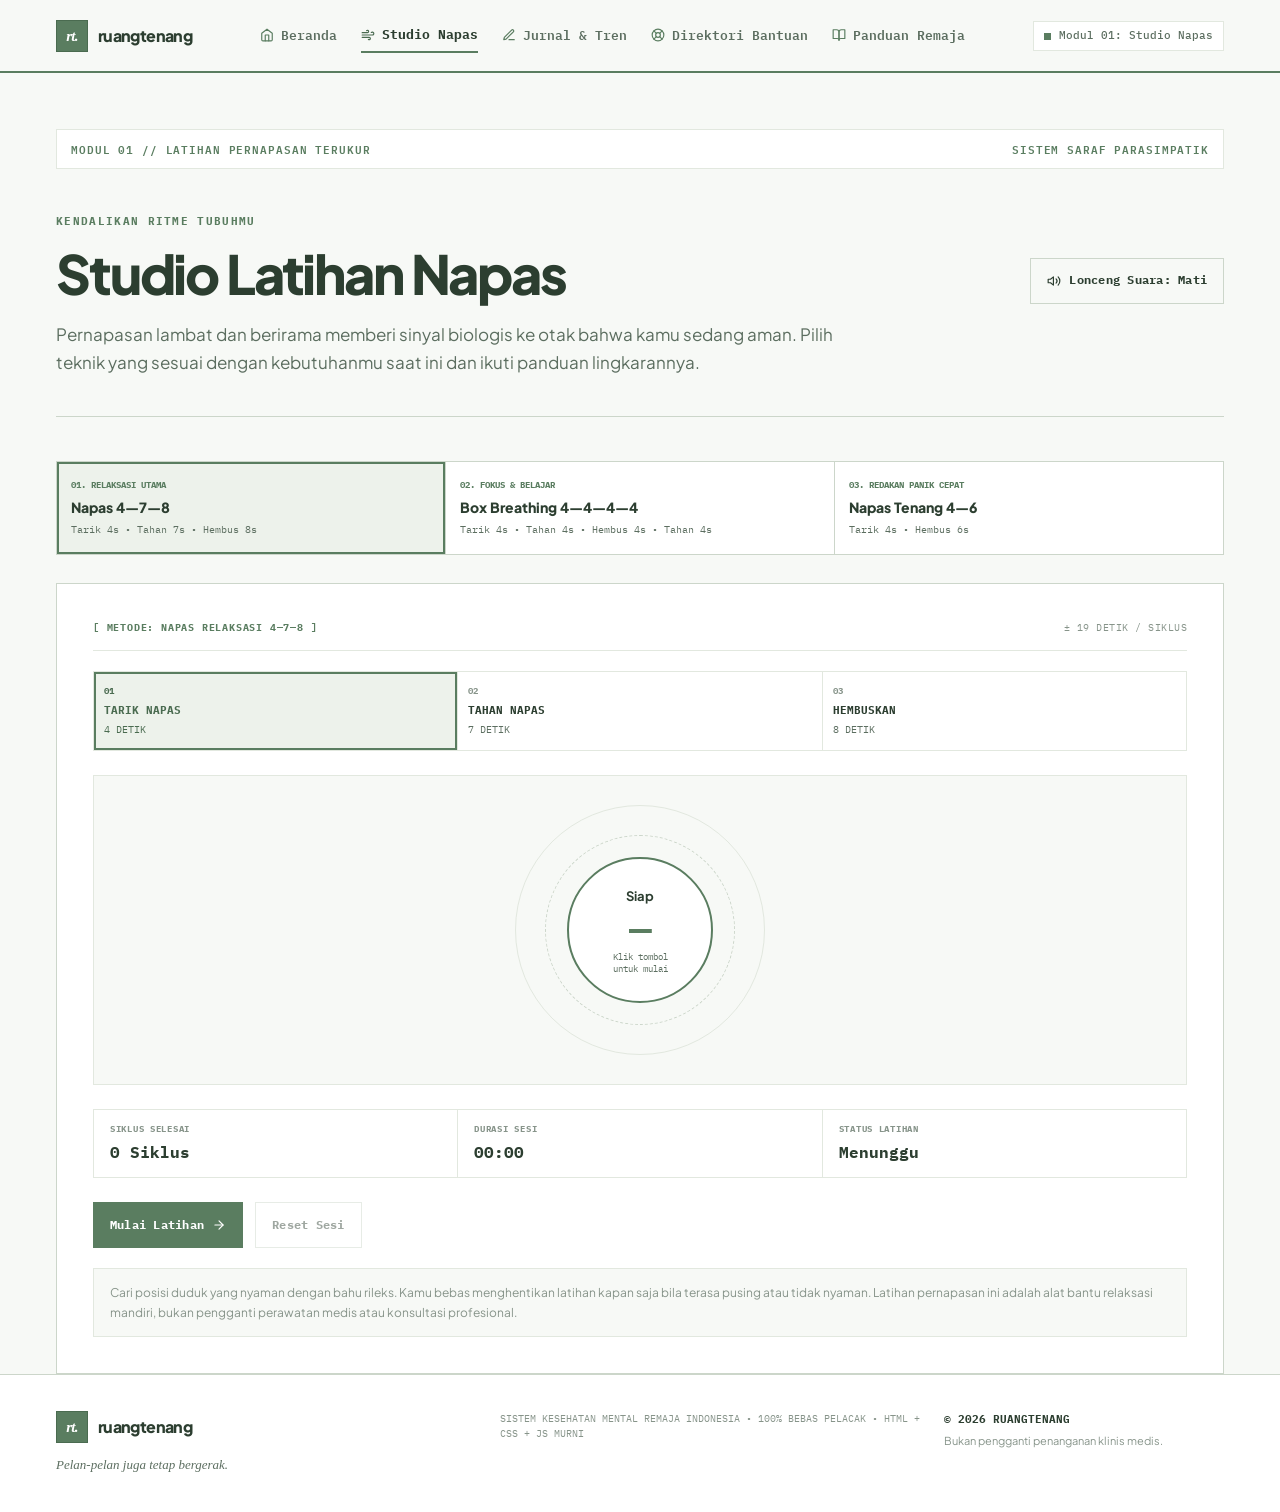
<file: napas.html>
<!doctype html>
<html lang="id">
<head>
  <meta charset="utf-8">
  <meta name="viewport" content="width=device-width, initial-scale=1">
  <meta name="theme-color" content="#f7f9f6">
  <meta name="description" content="Latihan napas terpandu untuk redakan kecemasan remaja. Teknik 4-7-8, Box Breathing, dan Napas Tenang dengan audio chime relaksasi.">
  <title>Latihan Napas 4-7-8 untuk Redakan Cemas — RuangTenang</title>
  <meta property="og:title" content="Latihan Napas 4-7-8 untuk Redakan Cemas — RuangTenang">
  <meta property="og:description" content="Studio latihan napas terpandu untuk remaja Indonesia. Tiga teknik pernapasan ilmiah dengan visualisasi animasi dan audio relaksasi.">
  <meta property="og:type" content="website">
  <meta property="og:locale" content="id_ID">
  <meta property="og:site_name" content="RuangTenang">
  <meta name="twitter:card" content="summary">
  <meta name="twitter:title" content="Latihan Napas 4-7-8 untuk Redakan Cemas — RuangTenang">
  <meta name="twitter:description" content="Studio latihan napas terpandu untuk remaja. Teknik 4-7-8, Box Breathing, dan Napas Tenang.">
  <link rel="canonical" href="napas">
  <link rel="preconnect" href="https://fonts.googleapis.com">
  <link rel="preconnect" href="https://fonts.gstatic.com" crossorigin>
  <link href="https://fonts.googleapis.com/css2?family=IBM+Plex+Mono:wght@400;500;600;700&family=Plus+Jakarta+Sans:ital,wght@0,400;0,500;0,600;0,700;0,800;1,400;1,600&display=swap" rel="stylesheet">
  <link rel="stylesheet" href="./style.css?v=10.0">
  <link rel="icon" href="icon.svg" type="image/svg+xml">
  <link rel="manifest" href="manifest.json">
  <script src="./script.js?v=10.0" defer></script>
  <script type="application/ld+json">
  {
    "@context": "https://schema.org",
    "@type": "HowTo",
    "name": "Latihan Napas 4-7-8 untuk Meredakan Kecemasan",
    "description": "Panduan latihan pernapasan teknik 4-7-8 yang terbukti membantu meredakan kecemasan dan menenangkan sistem saraf. Tarik napas 4 detik, tahan 7 detik, hembuskan 8 detik.",
    "totalTime": "PT5M",
    "step": [
      {
        "@type": "HowToStep",
        "position": 1,
        "name": "Tarik Napas",
        "text": "Tarik napas perlahan melalui hidung selama 4 detik. Rasakan udara mengisi paru-paru dari bawah ke atas."
      },
      {
        "@type": "HowToStep",
        "position": 2,
        "name": "Tahan Napas",
        "text": "Tahan napas dengan lembut selama 7 detik. Biarkan oksigen meresap ke seluruh tubuh."
      },
      {
        "@type": "HowToStep",
        "position": 3,
        "name": "Hembuskan Napas",
        "text": "Hembuskan napas perlahan melalui mulut selama 8 detik. Lepaskan ketegangan bersama udara yang keluar."
      }
    ],
    "inLanguage": "id"
  }
  </script>
</head>
<body data-page="breathing">
  <a href="#konten" class="skip-link">Loncat ke konten utama</a>

  <header class="site-header">
    <div class="header-inner">
      <a class="brand" href="./" aria-label="RuangTenang, beranda utama">
        <span class="brand-mark" aria-hidden="true">rt.</span>
        <span class="brand-name">ruangtenang</span>
      </a>

      <nav class="main-nav" aria-label="Navigasi sistem">
        <a href="./" class="nav-link">
          <svg class="icon-svg" viewBox="0 0 24 24" fill="none" stroke="currentColor" stroke-width="2" stroke-linecap="round" stroke-linejoin="round" aria-hidden="true"><path d="M3 9l9-7 9 7v11a2 2 0 0 1-2 2H5a2 2 0 0 1-2-2z"></path><polyline points="9 22 9 12 15 12 15 22"></polyline></svg>
          <span>Beranda</span>
        </a>
        <a href="napas" class="nav-link active" aria-current="page">
          <svg class="icon-svg" viewBox="0 0 24 24" fill="none" stroke="currentColor" stroke-width="2" stroke-linecap="round" stroke-linejoin="round" aria-hidden="true"><path d="M17.7 7.7a2.5 2.5 0 1 1 1.8 4.3H2"></path><path d="M9.6 4.6A2 2 0 1 1 11 8H2"></path><path d="M12.6 19.4A2 2 0 1 0 14 16H2"></path></svg>
          <span>Studio Napas</span>
        </a>
        <a href="jurnal" class="nav-link">
          <svg class="icon-svg" viewBox="0 0 24 24" fill="none" stroke="currentColor" stroke-width="2" stroke-linecap="round" stroke-linejoin="round" aria-hidden="true"><path d="M12 20h9"></path><path d="M16.5 3.5a2.121 2.121 0 0 1 3 3L7 19l-4 1 1-4L16.5 3.5z"></path></svg>
          <span>Jurnal &amp; Tren</span>
        </a>
        <a href="bantuan" class="nav-link">
          <svg class="icon-svg" viewBox="0 0 24 24" fill="none" stroke="currentColor" stroke-width="2" stroke-linecap="round" stroke-linejoin="round" aria-hidden="true"><circle cx="12" cy="12" r="10"></circle><circle cx="12" cy="12" r="4"></circle><line x1="4.93" y1="4.93" x2="9.17" y2="9.17"></line><line x1="14.83" y1="14.83" x2="19.07" y2="19.07"></line><line x1="14.83" y1="9.17" x2="19.07" y2="4.93"></line><line x1="4.93" y1="19.07" x2="9.17" y2="14.83"></line></svg>
          <span>Direktori Bantuan</span>
        </a>
        <a href="panduan" class="nav-link">
          <svg class="icon-svg" viewBox="0 0 24 24" fill="none" stroke="currentColor" stroke-width="2" stroke-linecap="round" stroke-linejoin="round" aria-hidden="true"><path d="M2 3h6a4 4 0 0 1 4 4v14a3 3 0 0 0-3-3H2z"></path><path d="M22 3h-6a4 4 0 0 0-4 4v14a3 3 0 0 1 3-3h7z"></path></svg>
          <span>Panduan Remaja</span>
        </a>
      </nav>

      <div class="header-status">
        <span class="status-dot" aria-hidden="true"></span>
        <span class="status-label">Modul 01: Studio Napas</span>
      </div>
    </div>
  </header>

  <main id="konten">
    <section class="page-intro">
      <div class="intro-topline">
        <span>MODUL 01 // LATIHAN PERNAPASAN TERUKUR</span>
        <span>SISTEM SARAF PARASIMPATIK</span>
      </div>
      <div class="page-header-wrap">
        <div>
          <p class="eyebrow">KENDALIKAN RITME TUBUHMU</p>
          <h1 class="page-title">Studio Latihan Napas</h1>
        </div>
        <div class="audio-toggle-wrap">
          <button class="btn btn-outline" id="audioToggleBtn" type="button" aria-pressed="false" title="Aktifkan/nonaktifkan nada lonceng relaksasi saat pergantian fase">
            <span id="audioIcon" aria-hidden="true" class="btn-icon">
              <svg class="icon-svg" viewBox="0 0 24 24" fill="none" stroke="currentColor" stroke-width="2" stroke-linecap="round" stroke-linejoin="round">
                <polygon points="11 5 6 9 2 9 2 15 6 15 11 19 11 5"></polygon>
                <path d="M19.07 4.93a10 10 0 0 1 0 14.14M15.54 8.46a5 5 0 0 1 0 7.07"></path>
              </svg>
            </span>
            <span id="audioLabel">Lonceng Suara: Mati</span>
          </button>
        </div>
      </div>
      <p class="page-desc">
        Pernapasan lambat dan berirama memberi sinyal biologis ke otak bahwa kamu sedang aman. Pilih teknik yang sesuai dengan kebutuhanmu saat ini dan ikuti panduan lingkarannya.
      </p>
    </section>

    <div class="technique-picker" role="tablist" aria-label="Pilih metode pernapasan">
      <button class="technique-tab active" id="tab478" type="button" role="tab" aria-selected="true" data-mode="478">
        <span class="tech-num">01. RELAKSASI UTAMA</span>
        <span class="tech-name">Napas 4—7—8</span>
        <span class="tech-sub">Tarik 4s &bull; Tahan 7s &bull; Hembus 8s</span>
      </button>

      <button class="technique-tab" id="tabBox" type="button" role="tab" aria-selected="false" data-mode="box">
        <span class="tech-num">02. FOKUS &amp; BELAJAR</span>
        <span class="tech-name">Box Breathing 4—4—4—4</span>
        <span class="tech-sub">Tarik 4s &bull; Tahan 4s &bull; Hembus 4s &bull; Tahan 4s</span>
      </button>

      <button class="technique-tab" id="tabCalm" type="button" role="tab" aria-selected="false" data-mode="calm">
        <span class="tech-num">03. REDAKAN PANIK CEPAT</span>
        <span class="tech-name">Napas Tenang 4—6</span>
        <span class="tech-sub">Tarik 4s &bull; Hembus 6s</span>
      </button>
    </div>

    <article class="panel breathing-workbench-panel">
      <div class="panel-topline">
        <span class="panel-tag" id="currentTechTag">[ METODE: NAPAS RELAKSASI 4—7—8 ]</span>
        <span class="panel-spec" id="currentTechCadence">&plusmn; 19 DETIK / SIKLUS</span>
      </div>
      <h2 class="sr-only">Pengaturan Latihan Napas</h2>

      <div class="stepper-strip" id="stepperContainer" role="tablist" aria-label="Tahapan siklus aktif">
        <div class="step-cell active" id="step1" role="tab" aria-selected="true">
          <span class="step-index">01</span>
          <span class="step-name">TARIK NAPAS</span>
          <span class="step-time">4 DETIK</span>
        </div>
        <div class="step-cell" id="step2" role="tab" aria-selected="false">
          <span class="step-index">02</span>
          <span class="step-name">TAHAN NAPAS</span>
          <span class="step-time">7 DETIK</span>
        </div>
        <div class="step-cell" id="step3" role="tab" aria-selected="false">
          <span class="step-index">03</span>
          <span class="step-name">HEMBUSKAN</span>
          <span class="step-time">8 DETIK</span>
        </div>
      </div>

      <div class="breathing-stage">
        <div class="stage-orbit orbit-large" aria-hidden="true"></div>
        <div class="stage-orbit orbit-medium" aria-hidden="true"></div>

        <div class="breathing-circle" id="breathingCircle" aria-live="polite">
          <span class="circle-phase" id="phaseText">Siap</span>
          <span class="circle-timer" id="timerText">&mdash;</span>
          <span class="circle-guide" id="phaseGuide">Klik tombol untuk mulai</span>
        </div>
      </div>

      <div class="telemetry-bar">
        <div class="telemetry-box">
          <span class="telemetry-label">SIKLUS SELESAI</span>
          <span class="telemetry-value" id="cycleCounter">0 Siklus</span>
        </div>
        <div class="telemetry-box">
          <span class="telemetry-label">DURASI SESI</span>
          <span class="telemetry-value" id="durationCounter">00:00</span>
        </div>
        <div class="telemetry-box">
          <span class="telemetry-label">STATUS LATIHAN</span>
          <span class="telemetry-value" id="exerciseStatus">Menunggu</span>
        </div>
      </div>

      <div class="panel-actions">
        <button class="btn btn-primary" id="breathingToggleBtn" type="button" aria-pressed="false">
          <span id="breathingToggleText">Mulai Latihan</span>
          <span class="btn-arrow" aria-hidden="true">
            <svg class="icon-svg" viewBox="0 0 24 24" fill="none" stroke="currentColor" stroke-width="2" stroke-linecap="round" stroke-linejoin="round">
              <line x1="5" y1="12" x2="19" y2="12"></line>
              <polyline points="12 5 19 12 12 19"></polyline>
            </svg>
          </span>
        </button>
        <button class="btn btn-outline" id="breathingResetBtn" type="button" disabled>
          <span>Reset Sesi</span>
        </button>
      </div>

      <div class="advisory-note" id="breathingNote">
        Cari posisi duduk yang nyaman dengan bahu rileks. Kamu bebas menghentikan latihan kapan saja bila terasa pusing atau tidak nyaman. Latihan pernapasan ini adalah alat bantu relaksasi mandiri, bukan pengganti perawatan medis atau konsultasi profesional.
      </div>
    </article>
  </main>

  <footer class="site-footer">
    <div class="footer-inner">
      <div class="footer-brand-wrap">
        <a class="brand footer-brand" href="./" aria-label="RuangTenang">
          <span class="brand-mark" aria-hidden="true">rt.</span>
          <span class="brand-name">ruangtenang</span>
        </a>
        <p class="footer-tagline">Pelan-pelan juga tetap bergerak.</p>
      </div>

      <div class="footer-info">
        <span>SISTEM KESEHATAN MENTAL REMAJA INDONESIA &bull; 100% BEBAS PELACAK &bull; HTML + CSS + JS MURNI</span>
      </div>

      <div class="footer-meta">
        <span class="footer-copy">&copy; 2026 RUANGTENANG</span>
        <span class="footer-note">Bukan pengganti penanganan klinis medis.</span>
      </div>
    </div>
  </footer>
</body>
</html>
</file>
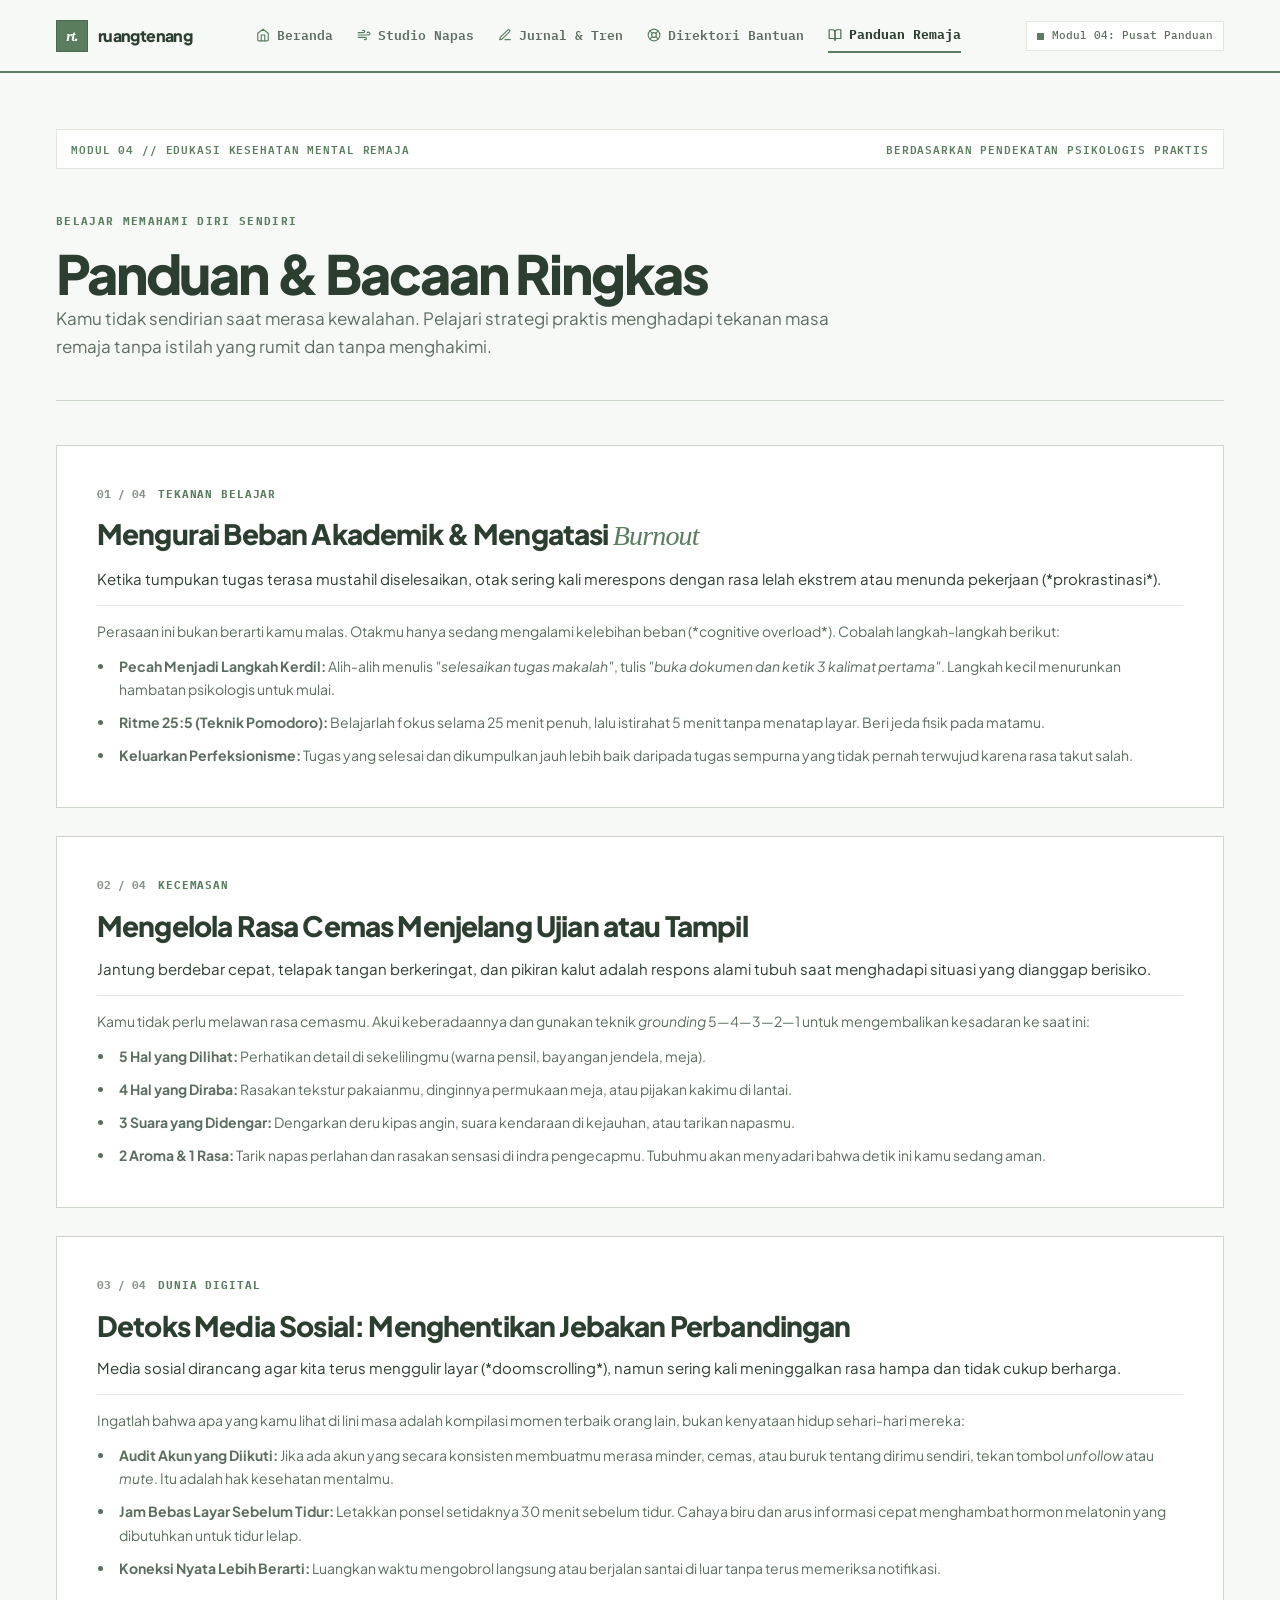
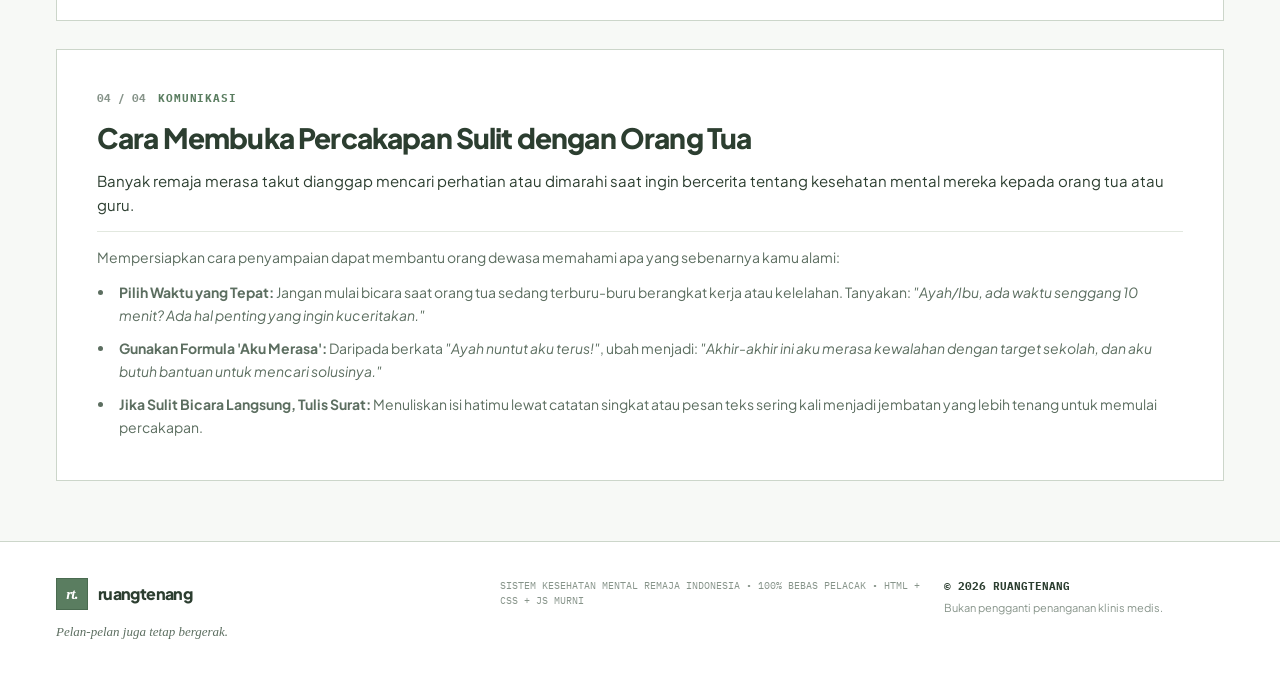
<file: panduan.html>
<!doctype html>
<html lang="id">
<head>
  <meta charset="utf-8">
  <meta name="viewport" content="width=device-width, initial-scale=1">
  <meta name="theme-color" content="#f7f9f6">
  <meta name="description" content="Panduan mengatasi burnout belajar, kecemasan ujian, detoks media sosial, dan komunikasi dengan orang tua untuk remaja Indonesia.">
  <title>Panduan Mengatasi Burnout, Cemas & Stres Remaja — RuangTenang</title>
  <meta property="og:title" content="Panduan Mengatasi Burnout, Cemas & Stres Remaja — RuangTenang">
  <meta property="og:description" content="Strategi praktis menghadapi tekanan masa remaja: burnout belajar, kecemasan ujian, detoks media sosial, dan komunikasi dengan orang tua.">
  <meta property="og:type" content="website">
  <meta property="og:locale" content="id_ID">
  <meta property="og:site_name" content="RuangTenang">
  <meta name="twitter:card" content="summary">
  <meta name="twitter:title" content="Panduan Mengatasi Burnout, Cemas & Stres Remaja — RuangTenang">
  <meta name="twitter:description" content="Panduan praktis mengatasi burnout, kecemasan ujian, detoks sosmed, dan bicara dengan orang tua.">
  <link rel="canonical" href="panduan">
  <link rel="preconnect" href="https://fonts.googleapis.com">
  <link rel="preconnect" href="https://fonts.gstatic.com" crossorigin>
  <link href="https://fonts.googleapis.com/css2?family=IBM+Plex+Mono:wght@400;500;600;700&family=Plus+Jakarta+Sans:ital,wght@0,400;0,500;0,600;0,700;0,800;1,400;1,600&display=swap" rel="stylesheet">
  <link rel="stylesheet" href="./style.css?v=10.0">
  <link rel="icon" href="icon.svg" type="image/svg+xml">
  <link rel="manifest" href="manifest.json">
  <script src="./script.js?v=10.0" defer></script>
  <script type="application/ld+json">
  {
    "@context": "https://schema.org",
    "@type": "FAQPage",
    "name": "Panduan Kesehatan Mental Remaja",
    "inLanguage": "id",
    "mainEntity": [
      {
        "@type": "Question",
        "name": "Bagaimana cara mengatasi burnout belajar pada remaja?",
        "acceptedAnswer": {
          "@type": "Answer",
          "text": "Tiga langkah mengatasi burnout belajar: pecah tugas besar menjadi langkah kecil (tulis 3 kalimat pertama saja), gunakan teknik Pomodoro 25 menit fokus dan 5 menit istirahat tanpa layar, dan lepaskan perfeksionisme karena tugas selesai lebih baik daripada tugas sempurna yang tidak pernah dikumpulkan."
        }
      },
      {
        "@type": "Question",
        "name": "Apa itu teknik grounding 5-4-3-2-1 untuk kecemasan?",
        "acceptedAnswer": {
          "@type": "Answer",
          "text": "Teknik grounding 5-4-3-2-1 adalah metode meredakan kecemasan dengan mengembalikan kesadaran ke saat ini: perhatikan 5 hal yang dilihat, 4 hal yang diraba, 3 suara yang didengar, 2 aroma yang dicium, dan 1 rasa yang dikecap. Teknik ini membantu mengalihkan fokus dari pikiran cemas ke sensasi fisik nyata."
        }
      },
      {
        "@type": "Question",
        "name": "Bagaimana cara bicara dengan orang tua tentang kesehatan mental?",
        "acceptedAnswer": {
          "@type": "Answer",
          "text": "Pilih waktu tenang saat orang tua tidak terburu-buru, gunakan formula Aku Merasa untuk menyampaikan perasaan tanpa menyalahkan, dan jika sulit bicara langsung, tulis surat atau pesan teks sebagai jembatan untuk memulai percakapan."
        }
      }
    ]
  }
  </script>
</head>
<body data-page="guide">
  <a href="#konten" class="skip-link">Loncat ke konten utama</a>

  <header class="site-header">
    <div class="header-inner">
      <a class="brand" href="./" aria-label="RuangTenang, beranda utama">
        <span class="brand-mark" aria-hidden="true">rt.</span>
        <span class="brand-name">ruangtenang</span>
      </a>

      <nav class="main-nav" aria-label="Navigasi sistem">
        <a href="./" class="nav-link">
          <svg class="icon-svg" viewBox="0 0 24 24" fill="none" stroke="currentColor" stroke-width="2" stroke-linecap="round" stroke-linejoin="round" aria-hidden="true"><path d="M3 9l9-7 9 7v11a2 2 0 0 1-2 2H5a2 2 0 0 1-2-2z"></path><polyline points="9 22 9 12 15 12 15 22"></polyline></svg>
          <span>Beranda</span>
        </a>
        <a href="napas" class="nav-link">
          <svg class="icon-svg" viewBox="0 0 24 24" fill="none" stroke="currentColor" stroke-width="2" stroke-linecap="round" stroke-linejoin="round" aria-hidden="true"><path d="M17.7 7.7a2.5 2.5 0 1 1 1.8 4.3H2"></path><path d="M9.6 4.6A2 2 0 1 1 11 8H2"></path><path d="M12.6 19.4A2 2 0 1 0 14 16H2"></path></svg>
          <span>Studio Napas</span>
        </a>
        <a href="jurnal" class="nav-link">
          <svg class="icon-svg" viewBox="0 0 24 24" fill="none" stroke="currentColor" stroke-width="2" stroke-linecap="round" stroke-linejoin="round" aria-hidden="true"><path d="M12 20h9"></path><path d="M16.5 3.5a2.121 2.121 0 0 1 3 3L7 19l-4 1 1-4L16.5 3.5z"></path></svg>
          <span>Jurnal &amp; Tren</span>
        </a>
        <a href="bantuan" class="nav-link">
          <svg class="icon-svg" viewBox="0 0 24 24" fill="none" stroke="currentColor" stroke-width="2" stroke-linecap="round" stroke-linejoin="round" aria-hidden="true"><circle cx="12" cy="12" r="10"></circle><circle cx="12" cy="12" r="4"></circle><line x1="4.93" y1="4.93" x2="9.17" y2="9.17"></line><line x1="14.83" y1="14.83" x2="19.07" y2="19.07"></line><line x1="14.83" y1="9.17" x2="19.07" y2="4.93"></line><line x1="4.93" y1="19.07" x2="9.17" y2="14.83"></line></svg>
          <span>Direktori Bantuan</span>
        </a>
        <a href="panduan" class="nav-link active" aria-current="page">
          <svg class="icon-svg" viewBox="0 0 24 24" fill="none" stroke="currentColor" stroke-width="2" stroke-linecap="round" stroke-linejoin="round" aria-hidden="true"><path d="M2 3h6a4 4 0 0 1 4 4v14a3 3 0 0 0-3-3H2z"></path><path d="M22 3h-6a4 4 0 0 0-4 4v14a3 3 0 0 1 3-3h7z"></path></svg>
          <span>Panduan Remaja</span>
        </a>
      </nav>

      <div class="header-status">
        <span class="status-dot" aria-hidden="true"></span>
        <span class="status-label">Modul 04: Pusat Panduan</span>
      </div>
    </div>
  </header>

  <main id="konten">
    <section class="page-intro">
      <div class="intro-topline">
        <span>MODUL 04 // EDUKASI KESEHATAN MENTAL REMAJA</span>
        <span>BERDASARKAN PENDEKATAN PSIKOLOGIS PRAKTIS</span>
      </div>
      <p class="eyebrow">BELAJAR MEMAHAMI DIRI SENDIRI</p>
      <h1 class="page-title">Panduan &amp; Bacaan Ringkas</h1>
      <p class="page-desc">
        Kamu tidak sendirian saat merasa kewalahan. Pelajari strategi praktis menghadapi tekanan masa remaja tanpa istilah yang rumit dan tanpa menghakimi.
      </p>
    </section>

    <div class="guides-container">
      <article class="guide-article" id="akademik">
        <div class="article-meta">
          <span class="article-num">01 / 04</span>
          <span class="article-tag">TEKANAN BELAJAR</span>
        </div>
        <h2>Mengurai Beban Akademik &amp; Mengatasi <em>Burnout</em></h2>
        <p class="article-lead">
          Ketika tumpukan tugas terasa mustahil diselesaikan, otak sering kali merespons dengan rasa lelah ekstrem atau menunda pekerjaan (*prokrastinasi*).
        </p>
        <div class="article-body">
          <p>
            Perasaan ini bukan berarti kamu malas. Otakmu hanya sedang mengalami kelebihan beban (*cognitive overload*). Cobalah langkah-langkah berikut:
          </p>
          <ul class="article-list">
            <li><strong>Pecah Menjadi Langkah Kerdil:</strong> Alih-alih menulis <em>"selesaikan tugas makalah"</em>, tulis <em>"buka dokumen dan ketik 3 kalimat pertama"</em>. Langkah kecil menurunkan hambatan psikologis untuk mulai.</li>
            <li><strong>Ritme 25:5 (Teknik Pomodoro):</strong> Belajarlah fokus selama 25 menit penuh, lalu istirahat 5 menit tanpa menatap layar. Beri jeda fisik pada matamu.</li>
            <li><strong>Keluarkan Perfeksionisme:</strong> Tugas yang selesai dan dikumpulkan jauh lebih baik daripada tugas sempurna yang tidak pernah terwujud karena rasa takut salah.</li>
          </ul>
        </div>
      </article>

      <article class="guide-article" id="cemas">
        <div class="article-meta">
          <span class="article-num">02 / 04</span>
          <span class="article-tag">KECEMASAN</span>
        </div>
        <h2>Mengelola Rasa Cemas Menjelang Ujian atau Tampil</h2>
        <p class="article-lead">
          Jantung berdebar cepat, telapak tangan berkeringat, dan pikiran kalut adalah respons alami tubuh saat menghadapi situasi yang dianggap berisiko.
        </p>
        <div class="article-body">
          <p>
            Kamu tidak perlu melawan rasa cemasmu. Akui keberadaannya dan gunakan teknik <em>grounding</em> 5—4—3—2—1 untuk mengembalikan kesadaran ke saat ini:
          </p>
          <ul class="article-list">
            <li><strong>5 Hal yang Dilihat:</strong> Perhatikan detail di sekelilingmu (warna pensil, bayangan jendela, meja).</li>
            <li><strong>4 Hal yang Diraba:</strong> Rasakan tekstur pakaianmu, dinginnya permukaan meja, atau pijakan kakimu di lantai.</li>
            <li><strong>3 Suara yang Didengar:</strong> Dengarkan deru kipas angin, suara kendaraan di kejauhan, atau tarikan napasmu.</li>
            <li><strong>2 Aroma &amp; 1 Rasa:</strong> Tarik napas perlahan dan rasakan sensasi di indra pengecapmu. Tubuhmu akan menyadari bahwa detik ini kamu sedang aman.</li>
          </ul>
        </div>
      </article>

      <article class="guide-article" id="sosmed">
        <div class="article-meta">
          <span class="article-num">03 / 04</span>
          <span class="article-tag">DUNIA DIGITAL</span>
        </div>
        <h2>Detoks Media Sosial: Menghentikan Jebakan Perbandingan</h2>
        <p class="article-lead">
          Media sosial dirancang agar kita terus menggulir layar (*doomscrolling*), namun sering kali meninggalkan rasa hampa dan tidak cukup berharga.
        </p>
        <div class="article-body">
          <p>
            Ingatlah bahwa apa yang kamu lihat di lini masa adalah kompilasi momen terbaik orang lain, bukan kenyataan hidup sehari-hari mereka:
          </p>
          <ul class="article-list">
            <li><strong>Audit Akun yang Diikuti:</strong> Jika ada akun yang secara konsisten membuatmu merasa minder, cemas, atau buruk tentang dirimu sendiri, tekan tombol <em>unfollow</em> atau <em>mute</em>. Itu adalah hak kesehatan mentalmu.</li>
            <li><strong>Jam Bebas Layar Sebelum Tidur:</strong> Letakkan ponsel setidaknya 30 menit sebelum tidur. Cahaya biru dan arus informasi cepat menghambat hormon melatonin yang dibutuhkan untuk tidur lelap.</li>
            <li><strong>Koneksi Nyata Lebih Berarti:</strong> Luangkan waktu mengobrol langsung atau berjalan santai di luar tanpa terus memeriksa notifikasi.</li>
          </ul>
        </div>
      </article>

      <article class="guide-article" id="bicara">
        <div class="article-meta">
          <span class="article-num">04 / 04</span>
          <span class="article-tag">KOMUNIKASI</span>
        </div>
        <h2>Cara Membuka Percakapan Sulit dengan Orang Tua</h2>
        <p class="article-lead">
          Banyak remaja merasa takut dianggap mencari perhatian atau dimarahi saat ingin bercerita tentang kesehatan mental mereka kepada orang tua atau guru.
        </p>
        <div class="article-body">
          <p>
            Mempersiapkan cara penyampaian dapat membantu orang dewasa memahami apa yang sebenarnya kamu alami:
          </p>
          <ul class="article-list">
            <li><strong>Pilih Waktu yang Tepat:</strong> Jangan mulai bicara saat orang tua sedang terburu-buru berangkat kerja atau kelelahan. Tanyakan: <em>"Ayah/Ibu, ada waktu senggang 10 menit? Ada hal penting yang ingin kuceritakan."</em></li>
            <li><strong>Gunakan Formula 'Aku Merasa':</strong> Daripada berkata <em>"Ayah nuntut aku terus!"</em>, ubah menjadi: <em>"Akhir-akhir ini aku merasa kewalahan dengan target sekolah, dan aku butuh bantuan untuk mencari solusinya."</em></li>
            <li><strong>Jika Sulit Bicara Langsung, Tulis Surat:</strong> Menuliskan isi hatimu lewat catatan singkat atau pesan teks sering kali menjadi jembatan yang lebih tenang untuk memulai percakapan.</li>
          </ul>
        </div>
      </article>
    </div>
  </main>

  <footer class="site-footer">
    <div class="footer-inner">
      <div class="footer-brand-wrap">
        <a class="brand footer-brand" href="./" aria-label="RuangTenang">
          <span class="brand-mark" aria-hidden="true">rt.</span>
          <span class="brand-name">ruangtenang</span>
        </a>
        <p class="footer-tagline">Pelan-pelan juga tetap bergerak.</p>
      </div>

      <div class="footer-info">
        <span>SISTEM KESEHATAN MENTAL REMAJA INDONESIA &bull; 100% BEBAS PELACAK &bull; HTML + CSS + JS MURNI</span>
      </div>

      <div class="footer-meta">
        <span class="footer-copy">&copy; 2026 RUANGTENANG</span>
        <span class="footer-note">Bukan pengganti penanganan klinis medis.</span>
      </div>
    </div>
  </footer>
</body>
</html>
</file>
<file: style.css>
:root {
  color-scheme: light;
  --page: #F7F9F6;
  --surface: #FFFFFF;
  --surface-alt: #F2F5F0;
  --line: #E2E8DF;
  --line-strong: #CCD6CA;
  --line-dark: #2C3E30;
  --sage: #5A7D60;
  --sage-hover: #4A6B50;
  --sage-pale: #EDF2EB;
  --ink: #2C3E30;
  --muted: #5C6E60;
  --quiet: #87948A;
  --danger: #8A3B33;
  --danger-pale: #FDF3F2;
  --danger-line: #E8B4AF;
  --font-sans: 'Plus Jakarta Sans', -apple-system, BlinkMacSystemFont, 'Segoe UI', Roboto, sans-serif;
  --font-mono: 'IBM Plex Mono', 'SF Mono', Consolas, Menlo, monospace;
  --font-serif: Georgia, 'Times New Roman', serif;
}

*,
*::before,
*::after {
  box-sizing: border-box;
  margin: 0;
  padding: 0;
}

html {
  scroll-behavior: smooth;
  scroll-padding-top: 80px;
  background-color: var(--page);
}

body {
  background-color: var(--page);
  color: var(--ink);
  font-family: var(--font-sans);
  font-size: 15px;
  line-height: 1.6;
  -webkit-font-smoothing: antialiased;
}

a {
  color: inherit;
  text-decoration: none;
}

button,
input,
textarea {
  font: inherit;
  color: inherit;
}

button:focus-visible,
a:focus-visible,
textarea:focus-visible,
input:focus-visible {
  outline: 2px solid var(--sage);
  outline-offset: 2px;
}

.skip-link {
  position: absolute;
  top: -999px;
  left: 16px;
  z-index: 1000;
  padding: 10px 16px;
  background: var(--ink);
  color: var(--surface);
  font-family: var(--font-mono);
  font-size: 12px;
  font-weight: 700;
}

.skip-link:focus {
  top: 16px;
}

.sr-only {
  position: absolute;
  width: 1px;
  height: 1px;
  padding: 0;
  margin: -1px;
  overflow: hidden;
  clip: rect(0, 0, 0, 0);
  white-space: nowrap;
  border: 0;
}

.site-header {
  position: sticky;
  top: 0;
  z-index: 100;
  background: var(--page);
  border-bottom: 1px solid var(--line);
}

.header-inner {
  max-width: 1240px;
  margin: 0 auto;
  min-height: 72px;
  padding: 0 clamp(16px, 4vw, 36px);
  display: flex;
  align-items: center;
  justify-content: space-between;
  gap: 20px;
}

.brand {
  display: inline-flex;
  align-items: center;
  gap: 10px;
  white-space: nowrap;
}

.brand-mark {
  display: grid;
  place-items: center;
  width: 32px;
  height: 32px;
  background: var(--sage);
  color: var(--surface);
  font-family: var(--font-serif);
  font-size: 15px;
  font-style: italic;
  font-weight: 700;
  letter-spacing: -0.05em;
  border: 1px solid var(--sage-hover);
}

.brand-name {
  font-family: var(--font-sans);
  font-size: 16px;
  font-weight: 800;
  letter-spacing: -0.04em;
  color: var(--ink);
}

.main-nav {
  display: flex;
  align-items: center;
  gap: clamp(10px, 2vw, 24px);
}

.nav-link {
  display: inline-flex;
  align-items: center;
  gap: 7px;
  font-family: var(--font-mono);
  font-size: 13px;
  font-weight: 600;
  color: var(--muted);
  padding: 6px 0;
  border-bottom: 2px solid transparent;
  transition: color 0.15s ease, border-bottom-color 0.15s ease;
  white-space: nowrap;
}

.nav-link .icon-svg {
  width: 14px;
  height: 14px;
  color: var(--sage);
  flex-shrink: 0;
  transition: color 0.15s ease;
}

.nav-link:hover {
  color: var(--ink);
  border-bottom-color: var(--sage);
}

.nav-link:hover .icon-svg {
  color: var(--sage-hover);
}

.nav-link.active {
  color: var(--ink);
  border-bottom-color: var(--sage);
  font-weight: 700;
}

.nav-link.active .icon-svg {
  color: var(--sage-hover);
}

.header-status {
  display: inline-flex;
  align-items: center;
  gap: 8px;
  font-family: var(--font-mono);
  font-size: 11px;
  color: var(--muted);
  padding: 5px 10px;
  border: 1px solid var(--line);
  background: var(--surface);
}

.status-label {
  color: var(--muted);
  font-size: 11px;
  font-weight: 500;
}

.status-dot {
  width: 7px;
  height: 7px;
  background: var(--sage);
  display: inline-block;
}

main {
  max-width: 1240px;
  margin: 0 auto;
  padding: 0 clamp(16px, 4vw, 36px);
}

.intro {
  padding-top: clamp(32px, 5vw, 64px);
  padding-bottom: clamp(40px, 6vw, 68px);
  border-bottom: 1px solid var(--line-strong);
}

.intro-topline {
  display: flex;
  flex-wrap: wrap;
  align-items: center;
  justify-content: space-between;
  gap: 12px;
  padding: 10px 14px;
  background: var(--surface);
  border: 1px solid var(--line);
  font-family: var(--font-mono);
  font-size: 11px;
  font-weight: 600;
  letter-spacing: 0.08em;
  color: var(--sage);
  margin-bottom: clamp(28px, 4vw, 44px);
}

.intro-content {
  display: grid;
  grid-template-columns: minmax(0, 1.35fr) minmax(300px, 1fr);
  gap: clamp(28px, 5vw, 64px);
  align-items: end;
}

.eyebrow {
  font-family: var(--font-mono);
  font-size: 11px;
  font-weight: 700;
  letter-spacing: 0.12em;
  color: var(--sage);
  margin-bottom: 14px;
}

.intro-headline h1 {
  font-family: var(--font-sans);
  font-size: clamp(38px, 6.5vw, 76px);
  font-weight: 800;
  line-height: 1.04;
  letter-spacing: -0.05em;
  color: var(--ink);
}

.intro-headline h1 em {
  font-family: var(--font-serif);
  font-style: italic;
  font-weight: 400;
  color: var(--sage);
}

.intro-side {
  display: flex;
  flex-direction: column;
}

.intro-lead {
  font-size: clamp(15px, 1.5vw, 18px);
  line-height: 1.65;
  color: var(--muted);
  max-width: 48ch;
  margin-bottom: 28px;
}

.intro-actions {
  display: flex;
  flex-wrap: wrap;
  gap: 12px;
}

.page-intro {
  padding-top: clamp(32px, 5vw, 56px);
  padding-bottom: clamp(24px, 4vw, 40px);
  border-bottom: 1px solid var(--line-strong);
  margin-bottom: clamp(28px, 4vw, 44px);
}

.page-header-wrap {
  display: flex;
  flex-wrap: wrap;
  align-items: flex-end;
  justify-content: space-between;
  gap: 16px;
  margin-bottom: 16px;
}

.audio-toggle-wrap,
.pin-controls-wrap {
  display: flex;
  align-items: center;
}

.page-title {
  font-family: var(--font-sans);
  font-size: clamp(32px, 5vw, 54px);
  font-weight: 800;
  letter-spacing: -0.04em;
  color: var(--ink);
  line-height: 1.1;
}

.page-desc {
  font-size: clamp(15px, 1.4vw, 17px);
  color: var(--muted);
  max-width: 65ch;
  line-height: 1.65;
}

.btn {
  display: inline-flex;
  min-height: 46px;
  align-items: center;
  justify-content: center;
  gap: 8px;
  padding: 10px 16px;
  border: 1px solid transparent;
  cursor: pointer;
  font-family: var(--font-mono);
  font-size: 12px;
  font-weight: 700;
  letter-spacing: 0.02em;
  text-decoration: none;
  line-height: 1.35;
  text-align: center;
  box-sizing: border-box;
  max-width: 100%;
  word-break: normal;
  overflow-wrap: break-word;
  transition: background-color 0.15s ease, border-color 0.15s ease, color 0.15s ease, transform 0.08s ease;
}

.btn > span:not(.btn-arrow) {
  display: inline-block;
  line-height: 1.35;
  text-align: center;
}

.btn:active:not(:disabled) {
  transform: translate(1px, 1px);
}

.btn:disabled {
  opacity: 0.45;
  cursor: not-allowed;
}

.btn-primary {
  background: var(--sage);
  color: var(--surface);
  border-color: var(--sage);
}

.btn-primary:hover:not(:disabled) {
  background: var(--sage-hover);
  border-color: var(--sage-hover);
}

.btn-secondary {
  background: var(--surface);
  color: var(--ink);
  border-color: var(--line-strong);
}

.btn-secondary:hover:not(:disabled) {
  background: var(--sage-pale);
  border-color: var(--sage);
  color: var(--sage-hover);
}

.btn-outline {
  background: transparent;
  color: var(--ink);
  border-color: var(--line-strong);
}

.btn-outline:hover:not(:disabled) {
  background: var(--surface);
  border-color: var(--ink);
}

.btn-small {
  min-height: 38px;
  padding: 0 14px;
  font-size: 11px;
}

.btn-arrow {
  display: inline-flex;
  align-items: center;
  justify-content: center;
  line-height: 1;
}

.btn-icon {
  display: inline-flex;
  align-items: center;
  justify-content: center;
}

.icon-svg {
  width: 14px;
  height: 14px;
  display: inline-block;
  vertical-align: middle;
  flex-shrink: 0;
}

.icon-close {
  width: 18px;
  height: 18px;
}

.dashboard-section {
  padding: clamp(40px, 6vw, 72px) 0;
  border-bottom: 1px solid var(--line-strong);
}

.section-topline {
  display: flex;
  align-items: center;
  justify-content: space-between;
  gap: 12px;
  margin-bottom: 14px;
}

.section-title {
  font-family: var(--font-sans);
  font-size: clamp(24px, 3.2vw, 36px);
  font-weight: 800;
  letter-spacing: -0.04em;
  color: var(--ink);
  margin-bottom: 32px;
}

.module-cards-grid {
  display: grid;
  grid-template-columns: repeat(auto-fit, minmax(min(260px, 100%), 1fr));
  gap: 20px;
}

.module-card {
  background: var(--surface);
  border: 1px solid var(--line-strong);
  padding: clamp(18px, 3.5vw, 26px);
  display: flex;
  flex-direction: column;
  gap: 14px;
  box-sizing: border-box;
  transition: border-color 0.15s ease;
}

.module-card:hover {
  border-color: var(--sage);
}

.card-topline {
  display: flex;
  align-items: center;
  justify-content: space-between;
  border-bottom: 1px solid var(--line);
  padding-bottom: 10px;
}

.card-num {
  font-family: var(--font-mono);
  font-size: 18px;
  font-weight: 700;
  color: var(--line-strong);
}

.card-badge {
  font-family: var(--font-mono);
  font-size: 9px;
  font-weight: 700;
  padding: 2px 7px;
  background: var(--sage-pale);
  color: var(--sage-hover);
  border: 1px solid var(--line-strong);
}

.module-card h3 {
  font-family: var(--font-sans);
  font-size: 19px;
  font-weight: 800;
  letter-spacing: -0.03em;
  color: var(--ink);
}

.module-card p {
  font-size: 13px;
  color: var(--muted);
  line-height: 1.6;
  flex-grow: 1;
}

.card-footer {
  margin-top: 6px;
}

.quick-pulse-section {
  padding: clamp(36px, 5vw, 68px) 0;
  border-bottom: 1px solid var(--line-strong);
}

.quick-pulse-panel {
  background: var(--surface);
}

.home-quick-mood {
  margin: 18px 0;
}

.quick-mood-btn {
  background: var(--page);
}

.quick-pulse-feedback {
  min-height: 24px;
  font-family: var(--font-mono);
  font-size: 11px;
  color: var(--sage-hover);
  margin-bottom: 16px;
}

.quick-pulse-footer {
  display: flex;
  flex-wrap: wrap;
  align-items: center;
  justify-content: space-between;
  gap: 16px;
  padding-top: 18px;
  border-top: 1px solid var(--line);
}

.pulse-note {
  font-size: 12px;
  color: var(--quiet);
}

.panel {
  background: var(--surface);
  border: 1px solid var(--line-strong);
  padding: clamp(20px, 3.5vw, 36px);
  display: flex;
  flex-direction: column;
}

.panel-topline {
  display: flex;
  align-items: center;
  justify-content: space-between;
  gap: 12px;
  padding-bottom: 14px;
  border-bottom: 1px solid var(--line);
  font-family: var(--font-mono);
  font-size: 10px;
  letter-spacing: 0.08em;
  color: var(--quiet);
  margin-bottom: 20px;
}

.panel-tag {
  color: var(--sage);
  font-weight: 700;
}

.panel-spec {
  color: var(--quiet);
  font-size: 10px;
  letter-spacing: 0.05em;
}

.panel-header {
  display: flex;
  align-items: flex-start;
  justify-content: space-between;
  gap: 16px;
  margin-bottom: 10px;
}

.panel-header h2 {
  font-family: var(--font-sans);
  font-size: clamp(22px, 2.8vw, 30px);
  font-weight: 800;
  letter-spacing: -0.04em;
  color: var(--ink);
}

.panel-desc {
  font-size: 14px;
  color: var(--muted);
  line-height: 1.6;
  margin-bottom: 20px;
}

.technique-picker {
  display: grid;
  grid-template-columns: repeat(3, 1fr);
  gap: 1px;
  background: var(--line-strong);
  border: 1px solid var(--line-strong);
  margin-bottom: 28px;
}

.technique-tab {
  background: var(--surface);
  padding: 16px 14px;
  border: 0;
  cursor: pointer;
  display: flex;
  flex-direction: column;
  gap: 4px;
  text-align: left;
  transition: background-color 0.15s ease;
}

.technique-tab:hover {
  background: var(--page);
}

.technique-tab.active {
  background: var(--sage-pale);
  outline: 2px solid var(--sage);
  outline-offset: -2px;
}

.tech-num {
  font-family: var(--font-mono);
  font-size: 9px;
  font-weight: 700;
  color: var(--sage);
}

.tech-name {
  font-family: var(--font-sans);
  font-size: 14px;
  font-weight: 800;
  color: var(--ink);
}

.tech-sub {
  font-family: var(--font-mono);
  font-size: 10px;
  color: var(--muted);
}

.stepper-strip {
  display: grid;
  grid-template-columns: repeat(auto-fit, minmax(100px, 1fr));
  gap: 1px;
  background: var(--line);
  border: 1px solid var(--line);
  margin-bottom: 24px;
}

.step-cell {
  background: var(--surface);
  padding: 12px 10px;
  display: flex;
  flex-direction: column;
  gap: 3px;
  transition: background-color 0.2s ease;
}

.step-index {
  font-family: var(--font-mono);
  font-size: 9px;
  font-weight: 700;
  color: var(--quiet);
}

.step-name {
  font-family: var(--font-mono);
  font-size: 11px;
  font-weight: 700;
  color: var(--ink);
}

.step-time {
  font-family: var(--font-mono);
  font-size: 10px;
  color: var(--muted);
}

.step-cell.active {
  background: var(--sage-pale);
  outline: 2px solid var(--sage);
  outline-offset: -2px;
}

.step-cell.active .step-index,
.step-cell.active .step-name,
.step-cell.active .step-time {
  color: var(--sage-hover);
}

.breathing-stage {
  position: relative;
  min-height: 310px;
  display: grid;
  place-items: center;
  background: var(--page);
  border: 1px solid var(--line);
  overflow: hidden;
  margin-bottom: 24px;
}

.stage-orbit {
  position: absolute;
  border-radius: 50%;
  pointer-events: none;
}

.orbit-large {
  width: 250px;
  height: 250px;
  border: 1px solid var(--line);
}

.orbit-medium {
  width: 190px;
  height: 190px;
  border: 1px dashed var(--line-strong);
}

.breathing-circle {
  position: relative;
  z-index: 2;
  width: 146px;
  height: 146px;
  border-radius: 50%;
  background: var(--surface);
  border: 2px solid var(--sage);
  display: flex;
  flex-direction: column;
  align-items: center;
  justify-content: center;
  text-align: center;
  padding: 10px;
  transform: scale(1);
  transition: transform 4s cubic-bezier(0.4, 0, 0.2, 1), background-color 0.25s ease, border-color 0.25s ease;
}

.circle-phase {
  font-family: var(--font-sans);
  font-size: 13px;
  font-weight: 700;
  color: var(--ink);
}

.circle-timer {
  font-family: var(--font-mono);
  font-size: 38px;
  font-weight: 700;
  line-height: 1.05;
  color: var(--sage);
  margin: 2px 0;
}

.circle-guide {
  font-family: var(--font-mono);
  font-size: 9px;
  color: var(--muted);
  max-width: 14ch;
  line-height: 1.3;
}

.breathing-circle.phase-inhale {
  transform: scale(1.36);
  transition: transform 4s cubic-bezier(0.4, 0, 0.2, 1);
  background: var(--surface);
  border-color: var(--sage);
}

.breathing-circle.phase-hold {
  transform: scale(1.36);
  transition: none;
  background: var(--sage-pale);
  border-color: var(--sage-hover);
}

.breathing-circle.phase-exhale {
  transform: scale(0.92);
  transition: transform 8s cubic-bezier(0.4, 0, 0.2, 1);
  background: var(--surface);
  border-color: var(--sage);
}

.breathing-circle.phase-exhale-box {
  transform: scale(0.92);
  transition: transform 4s cubic-bezier(0.4, 0, 0.2, 1);
  background: var(--surface);
  border-color: var(--sage);
}

.breathing-circle.phase-exhale-calm {
  transform: scale(0.92);
  transition: transform 6s cubic-bezier(0.4, 0, 0.2, 1);
  background: var(--surface);
  border-color: var(--sage);
}

.telemetry-bar {
  display: grid;
  grid-template-columns: repeat(auto-fit, minmax(130px, 1fr));
  gap: 1px;
  background: var(--line);
  border: 1px solid var(--line);
  margin-bottom: 24px;
}

.telemetry-box {
  background: var(--surface);
  padding: 12px 16px;
  display: flex;
  flex-direction: column;
  gap: 3px;
}

.telemetry-label {
  font-family: var(--font-mono);
  font-size: 9px;
  font-weight: 700;
  letter-spacing: 0.08em;
  color: var(--quiet);
}

.telemetry-value {
  font-family: var(--font-mono);
  font-size: 16px;
  font-weight: 700;
  color: var(--ink);
}

.panel-actions {
  display: flex;
  flex-wrap: wrap;
  gap: 12px;
  margin-bottom: 20px;
}

.advisory-note {
  font-size: 12px;
  line-height: 1.6;
  color: var(--quiet);
  padding: 14px 16px;
  background: var(--page);
  border: 1px solid var(--line);
}

.journal-layout-grid {
  display: grid;
  grid-template-columns: minmax(0, 1.05fr) minmax(0, 0.95fr);
  gap: 24px;
  align-items: start;
  margin-bottom: 48px;
}

.journal-column-left,
.journal-column-right {
  display: flex;
  flex-direction: column;
  gap: 24px;
}

.journal-form {
  display: flex;
  flex-direction: column;
  gap: 20px;
}

.mood-section {
  border: 0;
  padding: 0;
  margin: 0;
}

.field-label {
  display: block;
  font-family: var(--font-mono);
  font-size: 11px;
  font-weight: 700;
  letter-spacing: 0.06em;
  color: var(--ink);
  margin-bottom: 10px;
}

.mood-selector {
  display: grid;
  grid-template-columns: repeat(auto-fit, minmax(80px, 1fr));
  gap: 8px;
}

.mood-button {
  min-height: 48px;
  padding: 8px 6px;
  border: 1px solid var(--line-strong);
  background: var(--page);
  cursor: pointer;
  display: flex;
  flex-direction: column;
  align-items: center;
  justify-content: center;
  gap: 2px;
  transition: background-color 0.15s ease, border-color 0.15s ease, color 0.15s ease;
}

.mood-tag {
  font-family: var(--font-mono);
  font-size: 9px;
  color: var(--quiet);
}

.mood-title {
  font-family: var(--font-sans);
  font-size: 13px;
  font-weight: 700;
  color: var(--ink);
}

.mood-button:hover {
  border-color: var(--sage);
  background: var(--surface);
}

.mood-button[aria-pressed="true"] {
  background: var(--sage-pale);
  border: 2px solid var(--sage);
}

.mood-button[aria-pressed="true"] .mood-title {
  color: var(--sage-hover);
}

.mood-button[aria-pressed="true"] .mood-tag {
  color: var(--sage);
}

.input-block {
  display: flex;
  flex-direction: column;
}

.input-meta {
  display: flex;
  align-items: center;
  justify-content: space-between;
  gap: 8px;
  margin-bottom: 8px;
}

.input-meta .field-label {
  margin-bottom: 0;
}

.char-count {
  font-family: var(--font-mono);
  font-size: 10px;
  color: var(--quiet);
}

textarea {
  display: block;
  width: 100%;
  min-height: 110px;
  padding: 12px 14px;
  border: 1px solid var(--line-strong);
  background: var(--page);
  color: var(--ink);
  font-family: var(--font-sans);
  font-size: 14px;
  line-height: 1.6;
  resize: vertical;
}

textarea:focus {
  background: var(--surface);
  border-color: var(--sage);
}

textarea::placeholder {
  color: var(--quiet);
}

.form-actions {
  display: flex;
  flex-wrap: wrap;
  gap: 10px;
}

.form-feedback {
  min-height: 20px;
  font-family: var(--font-mono);
  font-size: 11px;
  padding: 6px 10px;
  border: 1px solid transparent;
}

.form-feedback:empty {
  display: none;
}

.form-feedback.is-error {
  background: var(--danger-pale);
  border-color: var(--danger-line);
  color: var(--danger);
}

.form-feedback.is-success {
  background: var(--sage-pale);
  border-color: var(--line-strong);
  color: var(--sage-hover);
}

.chart-wrapper {
  background: var(--page);
  border: 1px solid var(--line);
  padding: 16px;
  margin-bottom: 14px;
}

.chart-legend {
  display: flex;
  flex-wrap: wrap;
  gap: 12px;
}

.legend-item {
  display: inline-flex;
  align-items: center;
  gap: 6px;
  font-family: var(--font-mono);
  font-size: 10px;
  color: var(--muted);
}

.legend-color {
  width: 10px;
  height: 10px;
  display: inline-block;
  border: 1px solid var(--line-strong);
}

.vault-tools-bar {
  display: flex;
  flex-wrap: wrap;
  align-items: center;
  justify-content: space-between;
  gap: 10px;
  margin-bottom: 14px;
}

.search-box input {
  padding: 8px 12px;
  border: 1px solid var(--line-strong);
  background: var(--page);
  font-family: var(--font-sans);
  font-size: 12px;
  min-width: 180px;
}

.search-box input:focus {
  background: var(--surface);
  border-color: var(--sage);
}

.data-mgmt-btns {
  display: flex;
  gap: 8px;
}

.btn-export {
  background: transparent;
  border: 1px solid var(--line-strong);
  font-family: var(--font-mono);
  font-size: 10px;
  font-weight: 700;
  color: var(--muted);
  padding: 8px 10px;
  cursor: pointer;
  transition: border-color 0.15s ease, color 0.15s ease;
  display: inline-flex;
  align-items: center;
}

.btn-export:hover {
  border-color: var(--sage);
  color: var(--sage);
}

.import-label {
  cursor: pointer;
}

.mood-filter-strip {
  display: flex;
  flex-wrap: wrap;
  gap: 6px;
  margin-bottom: 16px;
}

.filter-pill {
  padding: 5px 10px;
  border: 1px solid var(--line-strong);
  background: var(--surface);
  font-family: var(--font-mono);
  font-size: 10px;
  font-weight: 600;
  color: var(--muted);
  cursor: pointer;
  transition: background-color 0.15s ease, border-color 0.15s ease;
}

.filter-pill:hover {
  border-color: var(--sage);
  color: var(--ink);
}

.filter-pill.active {
  background: var(--sage-pale);
  border-color: var(--sage);
  color: var(--sage-hover);
  font-weight: 700;
}

.vault-disclaimer {
  font-size: 11px;
  line-height: 1.5;
  color: var(--quiet);
  padding: 8px 10px;
  background: var(--page);
  border: 1px solid var(--line);
  margin-bottom: 16px;
}

.journal-list {
  display: grid;
  gap: 12px;
  max-height: 600px;
  overflow-y: auto;
  padding-right: 4px;
}

.journal-entry {
  padding: 14px;
  background: var(--page);
  border: 1px solid var(--line);
  display: flex;
  flex-direction: column;
  gap: 8px;
}

.entry-header {
  display: flex;
  align-items: center;
  justify-content: space-between;
  gap: 10px;
  border-bottom: 1px solid var(--line);
  padding-bottom: 6px;
}

.entry-mood-badge {
  font-family: var(--font-mono);
  font-size: 10px;
  font-weight: 700;
  padding: 2px 8px;
  background: var(--sage-pale);
  color: var(--sage-hover);
  border: 1px solid var(--line-strong);
}

.entry-date {
  font-family: var(--font-mono);
  font-size: 10px;
  color: var(--quiet);
}

.entry-content {
  font-size: 13px;
  line-height: 1.6;
  color: var(--ink);
  white-space: pre-wrap;
  overflow-wrap: anywhere;
}

.entry-footer {
  display: flex;
  justify-content: flex-end;
}

.entry-delete-btn {
  background: transparent;
  border: 0;
  font-family: var(--font-mono);
  font-size: 10px;
  color: var(--muted);
  cursor: pointer;
  text-decoration: underline;
  text-underline-offset: 3px;
  padding: 4px 0;
}

.entry-delete-btn:hover {
  color: var(--danger);
}

.empty-state {
  padding: 28px 16px;
  text-align: center;
  border: 1px dashed var(--line-strong);
  background: var(--page);
  font-size: 12px;
  color: var(--muted);
}

.pin-lock-modal {
  position: fixed;
  inset: 0;
  z-index: 200;
  background: rgba(44, 62, 48, 0.4);
  display: grid;
  place-items: center;
  padding: 20px;
}

.pin-lock-modal[hidden] {
  display: none;
}

.modal-card {
  width: min(100%, 380px);
  background: var(--surface);
  border: 2px solid var(--line-dark);
  padding: 24px;
  display: flex;
  flex-direction: column;
  gap: 14px;
}

.modal-header {
  display: flex;
  align-items: center;
  justify-content: space-between;
}

.modal-header h3,
.modal-heading {
  font-family: var(--font-sans);
  font-size: 16px;
  font-weight: 800;
  color: var(--ink);
}

.modal-close-btn {
  background: transparent;
  border: 0;
  font-size: 22px;
  line-height: 1;
  cursor: pointer;
  color: var(--muted);
}

.modal-desc {
  font-size: 12px;
  color: var(--muted);
  line-height: 1.5;
}

.pin-input-group {
  display: flex;
  gap: 8px;
}

.pin-input-group input {
  padding: 10px 14px;
  border: 1px solid var(--line-strong);
  font-family: var(--font-mono);
  font-size: 16px;
  letter-spacing: 0.2em;
  text-align: center;
  width: 100%;
}

.support-directory-block {
  margin-bottom: 48px;
}

.directory-filter-bar {
  display: flex;
  flex-wrap: wrap;
  align-items: center;
  justify-content: space-between;
  gap: 16px;
  margin-bottom: 24px;
}

.sub-title {
  font-family: var(--font-sans);
  font-size: 22px;
  font-weight: 800;
  letter-spacing: -0.03em;
  color: var(--ink);
}

.filter-group {
  display: flex;
  flex-wrap: wrap;
  gap: 8px;
}

.support-alert {
  background: var(--danger-pale);
  border: 1px solid var(--danger-line);
  border-left: 4px solid var(--danger);
  padding: 14px 18px;
  font-size: 12px;
  line-height: 1.6;
  color: var(--danger);
  margin-bottom: 32px;
}

.support-directory {
  display: grid;
  grid-template-columns: repeat(auto-fit, minmax(min(260px, 100%), 1fr));
  gap: 20px;
}

.support-card {
  background: var(--surface);
  border: 1px solid var(--line-strong);
  padding: clamp(16px, 3vw, 24px);
  display: flex;
  flex-direction: column;
  gap: 12px;
  box-sizing: border-box;
}

.support-card.support-card-warm {
  border-color: var(--sage);
}

.support-card-meta {
  display: flex;
  align-items: center;
  justify-content: space-between;
  gap: 8px;
  padding-bottom: 8px;
  border-bottom: 1px solid var(--line);
  font-family: var(--font-mono);
  font-size: 10px;
  letter-spacing: 0.06em;
}

.support-type {
  color: var(--sage);
  font-weight: 700;
}

.support-origin {
  color: var(--quiet);
}

.support-card h3 {
  font-family: var(--font-sans);
  font-size: 18px;
  font-weight: 800;
  letter-spacing: -0.03em;
  color: var(--ink);
}

.support-card p {
  font-size: 13px;
  color: var(--muted);
  line-height: 1.6;
  flex-grow: 1;
}

.support-actions {
  display: flex;
  flex-direction: column;
  gap: 8px;
  margin-top: 6px;
}

.card-note {
  font-family: var(--font-mono);
  font-size: 10px;
  color: var(--quiet);
}

.pfa-section {
  padding-bottom: 60px;
}

.pfa-panel {
  background: var(--surface);
}

.pfa-grid {
  display: grid;
  grid-template-columns: repeat(auto-fit, minmax(min(220px, 100%), 1fr));
  gap: 16px;
  margin-top: 16px;
}

.pfa-step-card {
  background: var(--page);
  border: 1px solid var(--line);
  padding: 18px;
  display: flex;
  flex-direction: column;
  gap: 6px;
}

.pfa-step-num {
  font-family: var(--font-mono);
  font-size: 16px;
  font-weight: 700;
  color: var(--sage);
}

.pfa-step-card h3,
.pfa-step-card h4 {
  font-family: var(--font-sans);
  font-size: 14px;
  font-weight: 800;
  color: var(--ink);
}

.pfa-step-card p {
  font-size: 12px;
  color: var(--muted);
  line-height: 1.5;
}

.guides-container {
  display: grid;
  gap: 28px;
  padding-bottom: 60px;
}

.guide-article {
  background: var(--surface);
  border: 1px solid var(--line-strong);
  padding: clamp(24px, 4vw, 40px);
  display: flex;
  flex-direction: column;
  gap: 14px;
}

.article-meta {
  display: flex;
  align-items: center;
  gap: 12px;
  font-family: var(--font-mono);
  font-size: 11px;
}

.article-num {
  font-weight: 700;
  color: var(--quiet);
}

.article-tag {
  font-weight: 700;
  color: var(--sage);
  letter-spacing: 0.08em;
}

.guide-article h2 {
  font-family: var(--font-sans);
  font-size: clamp(20px, 2.6vw, 28px);
  font-weight: 800;
  letter-spacing: -0.03em;
  color: var(--ink);
  line-height: 1.2;
}

.guide-article h2 em {
  font-family: var(--font-serif);
  font-style: italic;
  font-weight: 400;
  color: var(--sage);
}

.article-lead {
  font-size: 15px;
  color: var(--ink);
  line-height: 1.6;
}

.article-body {
  font-size: 14px;
  color: var(--muted);
  line-height: 1.65;
  border-top: 1px solid var(--line);
  padding-top: 14px;
}

.article-list {
  margin: 12px 0 0 18px;
  display: grid;
  gap: 10px;
}

.article-list li {
  padding-left: 4px;
}

.site-footer {
  background: var(--surface);
  border-top: 1px solid var(--line-strong);
  padding: 36px 0;
}

.footer-inner {
  max-width: 1240px;
  margin: 0 auto;
  padding: 0 clamp(16px, 4vw, 36px);
  display: grid;
  grid-template-columns: minmax(0, 1.2fr) minmax(0, 1.2fr) minmax(0, 0.8fr);
  gap: 24px;
  align-items: start;
}

.footer-brand-wrap {
  display: flex;
  flex-direction: column;
  gap: 4px;
}

.footer-brand {
  font-size: 15px;
}

.footer-tagline {
  font-size: 13px;
  color: var(--muted);
  font-family: var(--font-serif);
  font-style: italic;
  margin-top: 8px;
}

.footer-info {
  font-family: var(--font-mono);
  font-size: 10px;
  color: var(--quiet);
  line-height: 1.5;
}

.footer-meta {
  display: flex;
  flex-direction: column;
  gap: 4px;
}

.footer-copy {
  font-family: var(--font-mono);
  font-size: 11px;
  font-weight: 700;
  color: var(--ink);
}

.footer-note {
  font-size: 11px;
  color: var(--quiet);
}

@keyframes pageReveal {
  from {
    opacity: 0;
    transform: translateY(12px);
  }
  to {
    opacity: 1;
    transform: translateY(0);
  }
}

@keyframes headerDraw {
  from {
    transform: scaleX(0);
  }
  to {
    transform: scaleX(1);
  }
}

@keyframes telemetryBlink {
  0%, 100% {
    opacity: 1;
  }
  50% {
    opacity: 0.35;
  }
}

.site-header::after {
  content: '';
  position: absolute;
  bottom: -1px;
  left: 0;
  width: 100%;
  height: 2px;
  background: var(--sage);
  transform-origin: left center;
  animation: headerDraw 0.6s cubic-bezier(0.16, 1, 0.3, 1) both;
}

.status-dot {
  animation: telemetryBlink 2.4s ease-in-out infinite;
}

.intro,
.page-intro {
  animation: pageReveal 0.45s cubic-bezier(0.16, 1, 0.3, 1) both;
}

.intro-content {
  animation: pageReveal 0.5s cubic-bezier(0.16, 1, 0.3, 1) 0.06s both;
}

.dashboard-section {
  animation: pageReveal 0.5s cubic-bezier(0.16, 1, 0.3, 1) 0.12s both;
}

.module-card {
  animation: pageReveal 0.45s cubic-bezier(0.16, 1, 0.3, 1) both;
  transition: transform 0.2s cubic-bezier(0.16, 1, 0.3, 1), border-color 0.15s ease;
}

.module-card:hover {
  transform: translateY(-3px);
  border-color: var(--sage);
}

.module-card:nth-child(1) {
  animation-delay: 0.14s;
}

.module-card:nth-child(2) {
  animation-delay: 0.2s;
}

.module-card:nth-child(3) {
  animation-delay: 0.26s;
}

.module-card:nth-child(4) {
  animation-delay: 0.32s;
}

.quick-pulse-section {
  animation: pageReveal 0.5s cubic-bezier(0.16, 1, 0.3, 1) 0.25s both;
}

.breathing-workbench-panel {
  animation: pageReveal 0.5s cubic-bezier(0.16, 1, 0.3, 1) 0.08s both;
}

.journal-composer-panel {
  animation: pageReveal 0.45s cubic-bezier(0.16, 1, 0.3, 1) 0.08s both;
}

.analytics-panel {
  animation: pageReveal 0.45s cubic-bezier(0.16, 1, 0.3, 1) 0.16s both;
}

.vault-panel {
  animation: pageReveal 0.45s cubic-bezier(0.16, 1, 0.3, 1) 0.24s both;
}

.support-directory {
  animation: pageReveal 0.5s cubic-bezier(0.16, 1, 0.3, 1) 0.08s both;
}

.support-card {
  animation: pageReveal 0.45s cubic-bezier(0.16, 1, 0.3, 1) both;
  transition: transform 0.2s cubic-bezier(0.16, 1, 0.3, 1), border-color 0.15s ease;
}

.support-card:hover {
  transform: translateY(-3px);
  border-color: var(--sage);
}

.support-card:nth-child(1) {
  animation-delay: 0.1s;
}

.support-card:nth-child(2) {
  animation-delay: 0.16s;
}

.support-card:nth-child(3) {
  animation-delay: 0.22s;
}

.support-card:nth-child(4) {
  animation-delay: 0.28s;
}

.pfa-section {
  animation: pageReveal 0.5s cubic-bezier(0.16, 1, 0.3, 1) 0.2s both;
}

.guides-container {
  animation: pageReveal 0.5s cubic-bezier(0.16, 1, 0.3, 1) 0.08s both;
}

.guide-article {
  animation: pageReveal 0.45s cubic-bezier(0.16, 1, 0.3, 1) both;
  transition: border-color 0.15s ease;
}

.guide-article:hover {
  border-color: var(--sage);
}

.guide-article:nth-child(1) {
  animation-delay: 0.1s;
}

.guide-article:nth-child(2) {
  animation-delay: 0.16s;
}

.guide-article:nth-child(3) {
  animation-delay: 0.22s;
}

.guide-article:nth-child(4) {
  animation-delay: 0.28s;
}

.btn {
  transition: background 0.15s ease, color 0.15s ease, border-color 0.15s ease, transform 0.1s ease;
}

.btn:active {
  transform: translateY(1px);
}

@media (max-width: 900px) {
  .intro-content {
    grid-template-columns: 1fr;
    gap: 24px;
  }

  .journal-layout-grid {
    grid-template-columns: 1fr;
  }

  .technique-picker {
    grid-template-columns: 1fr;
  }

  .footer-inner {
    grid-template-columns: 1fr;
    gap: 20px;
  }
}

@media (max-width: 640px) {
  .header-inner {
    flex-wrap: wrap;
    min-height: auto;
    padding: 12px 16px;
  }

  .header-status {
    display: none;
  }

  .main-nav {
    width: 100%;
    order: 3;
    display: flex;
    justify-content: flex-start;
    gap: 14px;
    padding-top: 8px;
    padding-bottom: 4px;
    border-top: 1px solid var(--line);
    overflow-x: auto;
    -webkit-overflow-scrolling: touch;
    scrollbar-width: none;
  }

  .main-nav::-webkit-scrollbar {
    display: none;
  }

  .stepper-strip {
    grid-template-columns: 1fr;
  }

  .btn {
    width: 100%;
    padding: 11px 14px;
    font-size: 12px;
  }

  .support-card {
    padding: 16px;
  }

  .module-card {
    padding: 18px;
  }

  .mood-selector {
    grid-template-columns: repeat(2, 1fr);
  }

  .form-actions {
    flex-direction: column;
  }

  .panel-actions {
    flex-direction: column;
  }

  .vault-tools-bar {
    flex-direction: column;
    align-items: stretch;
  }

  .search-box {
    width: 100%;
  }

  .search-box input {
    width: 100%;
    min-width: 0;
  }

  .data-mgmt-btns {
    width: 100%;
    flex-direction: column;
  }

  .filter-group {
    overflow-x: auto;
    flex-wrap: nowrap;
    padding-bottom: 4px;
    -webkit-overflow-scrolling: touch;
    scrollbar-width: none;
  }

  .filter-group::-webkit-scrollbar {
    display: none;
  }

  .filter-pill {
    white-space: nowrap;
    flex-shrink: 0;
  }
}

@media (prefers-reduced-motion: reduce) {
  *,
  *::before,
  *::after {
    animation-duration: 0.01ms !important;
    animation-iteration-count: 1 !important;
    transition-duration: 0.01ms !important;
    scroll-behavior: auto !important;
  }

  .site-header::after {
    animation: none !important;
    transform: none !important;
  }

  .status-dot {
    animation: none !important;
  }

  .module-card,
  .support-card,
  .btn {
    transform: none !important;
  }

  .breathing-circle {
    transform: none !important;
    transition: none !important;
  }
}
</file>
